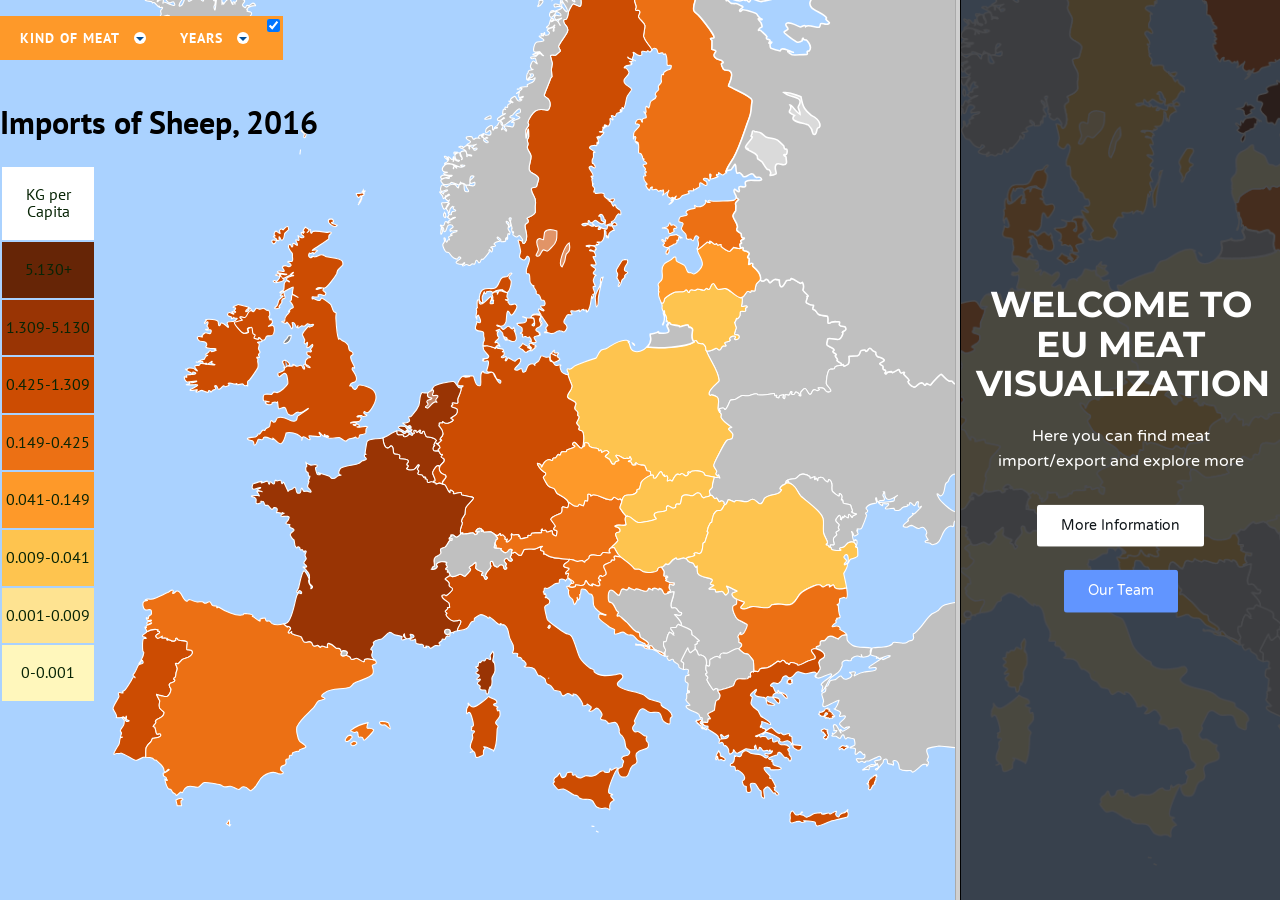
<file: code/index.html>
<!DOCTYPE html>
<html>
	<script>var country;</script>

<frameset id="set" cols="75%,25%">
  <frame src="sheep.html" name="leftframe">
  <frame src="welcome/index.html" name="rightframe">
</frameset>
</html>
</file>
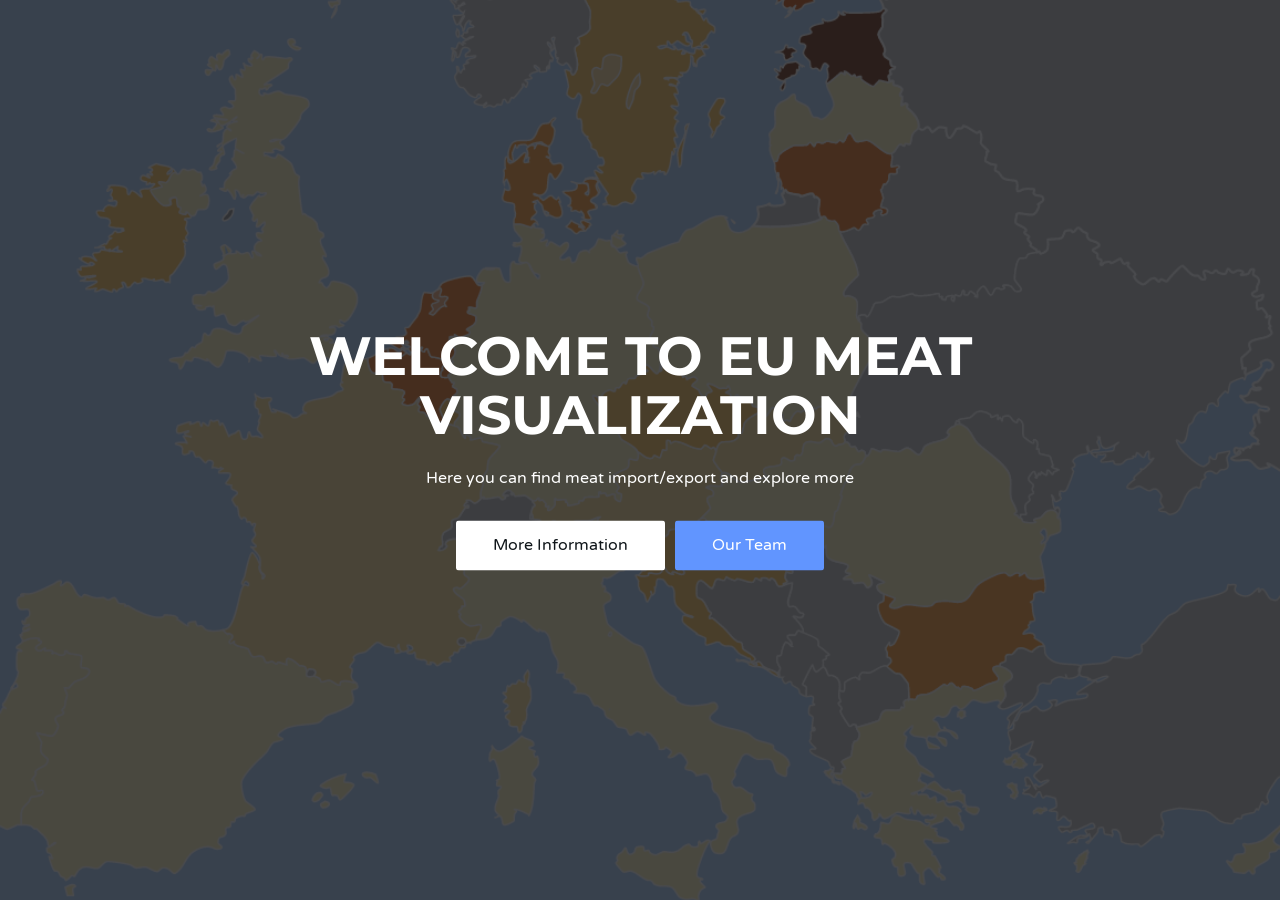
<file: code/welcome/index.html>
<!DOCTYPE html>
<html lang="en">

<head>
	<meta charset="utf-8">
	<meta http-equiv="X-UA-Compatible" content="IE=edge">
	<meta name="viewport" content="width=device-width, initial-scale=1">
	<!-- The above 3 meta tags *must* come first in the head; any other head content must come *after* these tags -->

	<title>HTML Template</title>

	<!-- Google font -->
	<link href="https://fonts.googleapis.com/css?family=Montserrat:400,700%7CVarela+Round" rel="stylesheet">

	<!-- Bootstrap -->
	<link type="text/css" rel="stylesheet" href="css/bootstrap.min.css" />

	<!-- Owl Carousel -->
	<link type="text/css" rel="stylesheet" href="css/owl.carousel.css" />
	<link type="text/css" rel="stylesheet" href="css/owl.theme.default.css" />

	<!-- Magnific Popup -->
	<link type="text/css" rel="stylesheet" href="css/magnific-popup.css" />

	<!-- Font Awesome Icon -->
	<link rel="stylesheet" href="css/font-awesome.min.css">

	<!-- Custom stlylesheet -->
	<link type="text/css" rel="stylesheet" href="css/style.css" />

	<!-- HTML5 shim and Respond.js for IE8 support of HTML5 elements and media queries -->
	<!-- WARNING: Respond.js doesn't work if you view the page via file:// -->
	<!--[if lt IE 9]>
		<script src="https://oss.maxcdn.com/html5shiv/3.7.3/html5shiv.min.js"></script>
		<script src="https://oss.maxcdn.com/respond/1.4.2/respond.min.js"></script>
	<![endif]-->
</head>

<body>
	<!-- Header -->
	<header id="home">
		<!-- Background Image -->
		<div class="bg-img" style="background-image: url('./img/mapimap.png');">
			<div class="overlay"></div>
		</div>
		<!-- /Background Image -->



		<!-- home wrapper -->
		<div class="home-wrapper">
			<div class="container">
				<div class="row">

					<!-- home content -->
					<div class="col-md-10 col-md-offset-1">
						<div class="home-content">
							<h1 class="white-text">Welcome to EU Meat Visualization</h1>
							<p class="white-text">Here you can find meat import/export and explore more
							</p>
							<a href="info.html" target="_blank"><button class="white-btn">More Information</button></a>
							<a href="team.html" target="_blank"><button class="main-btn">Our Team</button></a>
						</div>
					</div>
					<!-- /home content -->

				</div>
			</div>
		</div>
		<!-- /home wrapper -->

	</header>
	<!-- /Header -->





	<!-- Back to top -->
	<div id="back-to-top"></div>
	<!-- /Back to top -->

	<!-- Preloader -->
	<div id="preloader">
		<div class="preloader">
			<span></span>
			<span></span>
			<span></span>
			<span></span>
		</div>
	</div>
	<!-- /Preloader -->

	<!-- jQuery Plugins -->
	<script type="text/javascript" src="js/jquery.min.js"></script>
	<script type="text/javascript" src="js/bootstrap.min.js"></script>
	<script type="text/javascript" src="js/owl.carousel.min.js"></script>
	<script type="text/javascript" src="js/jquery.magnific-popup.js"></script>
	<script type="text/javascript" src="js/main.js"></script>

</body>

</html>
</file>
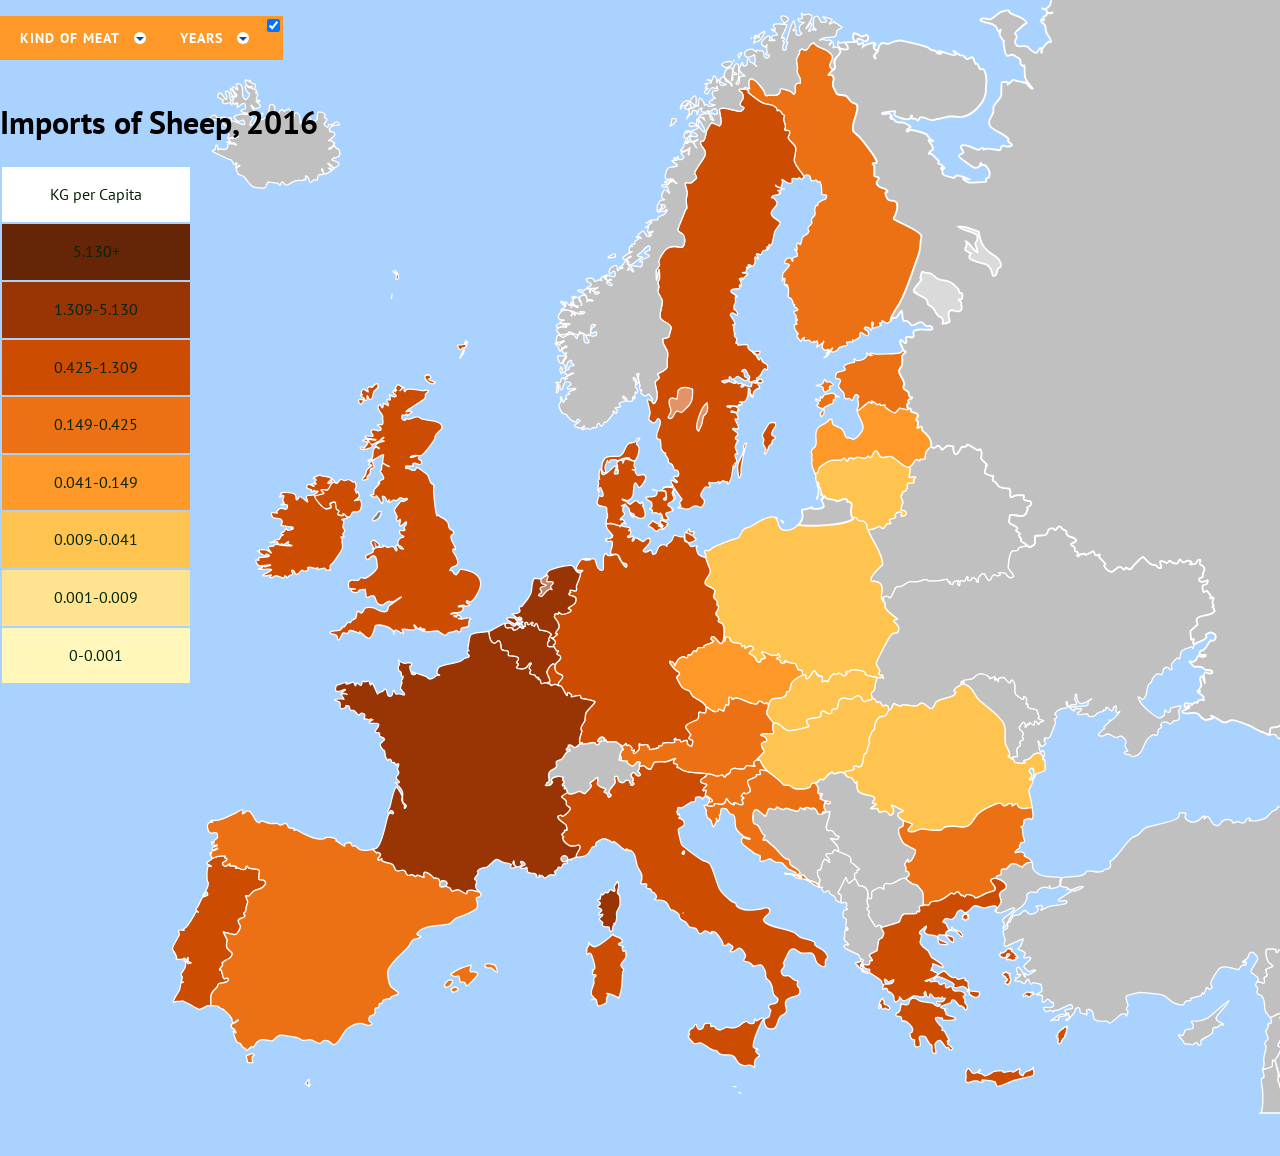
<file: code/sheep.html>
<!DOCTYPE html>
<html>
	<head>
        <title>Meat EU</title>
		<link rel="shortcut icon" href="Logos/pieceOfMeat.jpg">
		<meta name="keywords" content="EU, d3, meat" />
		<meta name="description" content="Meat Import in Europe">
		<meta http-equiv='Content-Type' content='text/html; charset=utf-8' />
		<meta http-equiv='X-UA-Compatible' content='IE=edge,chrome=1' />
		<meta name="viewport" content="width=device-width, initial-scale=1.0">
		<!-- Stilovi -->
		<link rel='stylesheet' type='text/css' href='Styles/style.css' />
		<link rel='stylesheet' type='text/css' href='Styles/ALDE.css' />
		<link rel='stylesheet' type='text/css' href='Styles/preloader.css'/>
		<!-- Skripte -->
		<script type='text/javascript' src='Scripts/jquery-1.9.1.min.js'></script>
		<script type='text/javascript' src='Scripts/menu_jquery.js'></script>
		<script type='text/javascript' src="Scripts/d3.v3.min.js"></script>

	</head>
	<body class="royal_loader">
		<div id ="legend">
			<h1 id="Element displayed">Imports of Sheep, 2016</h1>
			<table border="0" cellspacing="2"  cellpadding="3">
				<tr><td bgcolor="White" align="center"><p>KG per Capita</p></td></tr>
				<tr><td bgcolor="#662506" align="center"><p>5.130+</p></td></tr>
				<tr><td bgcolor="#993404" align="center"><p>1.309-5.130</p></td></tr>
				<tr><td bgcolor="#cc4c02" align="center"><p>0.425-1.309</p></td></tr>
				<tr><td bgcolor="#ec7014" align="center"><p>0.149-0.425</p></td></tr>
				<tr><td bgcolor="#fe9929" align="center"><p>0.041-0.149</p></td></tr>
				<tr><td bgcolor="#fec44f" align="center"><p>0.009-0.041</p></td></tr>
				<tr><td bgcolor="#fee391" align="center"><p>0.001-0.009</p></td></tr>
				<tr><td bgcolor="#fff7bc" align="center"><p>0-0.001</p></td></tr>
				</table>
		</div>
		<div id='cssmenu'>
		<ul>
			<li class='has-sub'><a href='#'><span>Kind of Meat</span></a>
			 <ul>
				<li ><a name="Meat" onclick=myFunction2(this.name)><span>Meat</span></a></li>
				<li ><a name="Beef" onclick="myFunction2(this.name)"><span>Beef</span></a></li>
				<li ><a name="Pork" onclick="myFunction2(this.name)"><span>Pork</span></a></li>
				<li ><a name="Rabbit"  onclick="myFunction2(this.name)"><span>Rabbit</span></a></li>
				<li ><a name="Chicken"  onclick="myFunction2(this.name)"><span>Chicken</span></a></li>
				<li ><a name="Duck"  onclick="myFunction2(this.name)"><span>Duck</span></a></li>
				<li ><a name="Turkey"  onclick="myFunction2(this.name)"><span>Turkey</span></a></li>
				<li ><a name="Other Poultry"  onclick="myFunction2(this.name)"><span>Other Poultry</span></a></li>
				<li ><a name="Sheep"  onclick="myFunction2(this.name)"><span>Sheep</span></a></li>
				<li ><a name="Nes"  onclick="myFunction2(this.name)"><span>Nes</span></a></li>
				<li ><a name="Horse"  onclick="myFunction2(this.name)"><span>Horse</span></a></li>
				<li ><a name="Game"  onclick="myFunction2(this.name)"><span>Game</span></a></li>
				<li ><a name="Goat"  onclick="myFunction2(this.name)"><span>Goat</span></a></li>
			</li>
			 </ul>
			</li>
			<li class='has-sub'><a href='#'><span>Years</span></a>
			<ul>
				<li ><a name="2012"  value="INSERT VALUE" onclick="myFunction(this.name)" ><span>2012</span></a></li>
				<li ><a name="2013"  value="INSERT VALUE" onclick="myFunction(this.name)"><span>2013</span></a></li>
				<li ><a name="2014"  value="INSERT VALUE" onclick="myFunction(this.name)"><span>2014</span></a></li>
				<li ><a name="2015"  value="INSERT VALUE" onclick="myFunction(this.name)"><span>2015</span></a></li>
				<li class="active"><a name="2016"  value="INSERT VALUE" onclick="myFunction(this.name)"><span>2016</span></a></li>
		 </ul>
		 </li>
		 <link href="https://gitcdn.github.io/bootstrap-toggle/2.2.2/css/bootstrap-toggle.min.css" rel="stylesheet">
		 <script src="https://gitcdn.github.io/bootstrap-toggle/2.2.2/js/bootstrap-toggle.min.js"></script>
		 <input type="checkbox" onchange="myFunction3(this)" checked data-toggle="toggle"
		 	data-on="IMPORT ->" data-off="<- EXPORT" data-style="ios"
			data-onstyle="default" data-height="45" data-width="120"
			toggle-handle="default">
		</ul>
		</div>
		<!-- SVG -->
		<div id="map">
			<!-- <svg>objekt</svg> -->
		</div>
		<div id="tooltip" class="hidden">
			<p><strong>Country: <span id="country_id"></span></strong></p>
			<p>Kg per Capita: <span id="value"></span></p>
		</div>
    </body>
	<!-- Preloader  -->
	<script>
	$(".has-sub").on('click', 'li', function(e) {
    $(this).parent().find('li.active').removeClass('active');
    $(this).addClass('active');
	});

function myFunction(name) {
  changeYear(name);
	var element = document.getElementById("Element displayed");
	element.innerHTML = impExp.substring(0,6)+"s of "+animal+" in "+year;
	if (country != null){
		window.open("Sankey-Diagram/sankeySpain.html?country=" + encodeURI(country)+"&year=" + encodeURI(year)+"&impExp=" + encodeURI(impExp),'rightframe');
	}
}
function myFunction2(name) {
  changeMeat(name);
	var element = document.getElementById("Element displayed");
	element.innerHTML = impExp.substring(0,6)+"s of "+name+" in "+year;
}

function myFunction3(toggle) {
	if (toggle.checked) {
		var import_export = "Import Quantity";
	}
	else {var import_export = "Export Quantity";}
  changeImport_Export(import_export);
	var element = document.getElementById("Element displayed");
	element.innerHTML = impExp.substring(0,6)+"s of "+animal+" in "+year;
	if (country != null){
		window.open("Sankey-Diagram/sankeySpain.html?country=" + encodeURI(country)+"&year=" + encodeURI(year)+"&impExp=" + encodeURI(impExp),'rightframe');
	}
}

</script>
	<script type="text/javascript" src="Scripts/royal_preloader.min.js"></script>
	<!-- 'Main' script  -->
	<script type='text/javascript' src="Scripts/main.js"></script>
	<!-- Meat values script -->
	<script type='text/javascript' src="Scripts/sheep2016FormerALDE.js"></script>
</html>
</file>
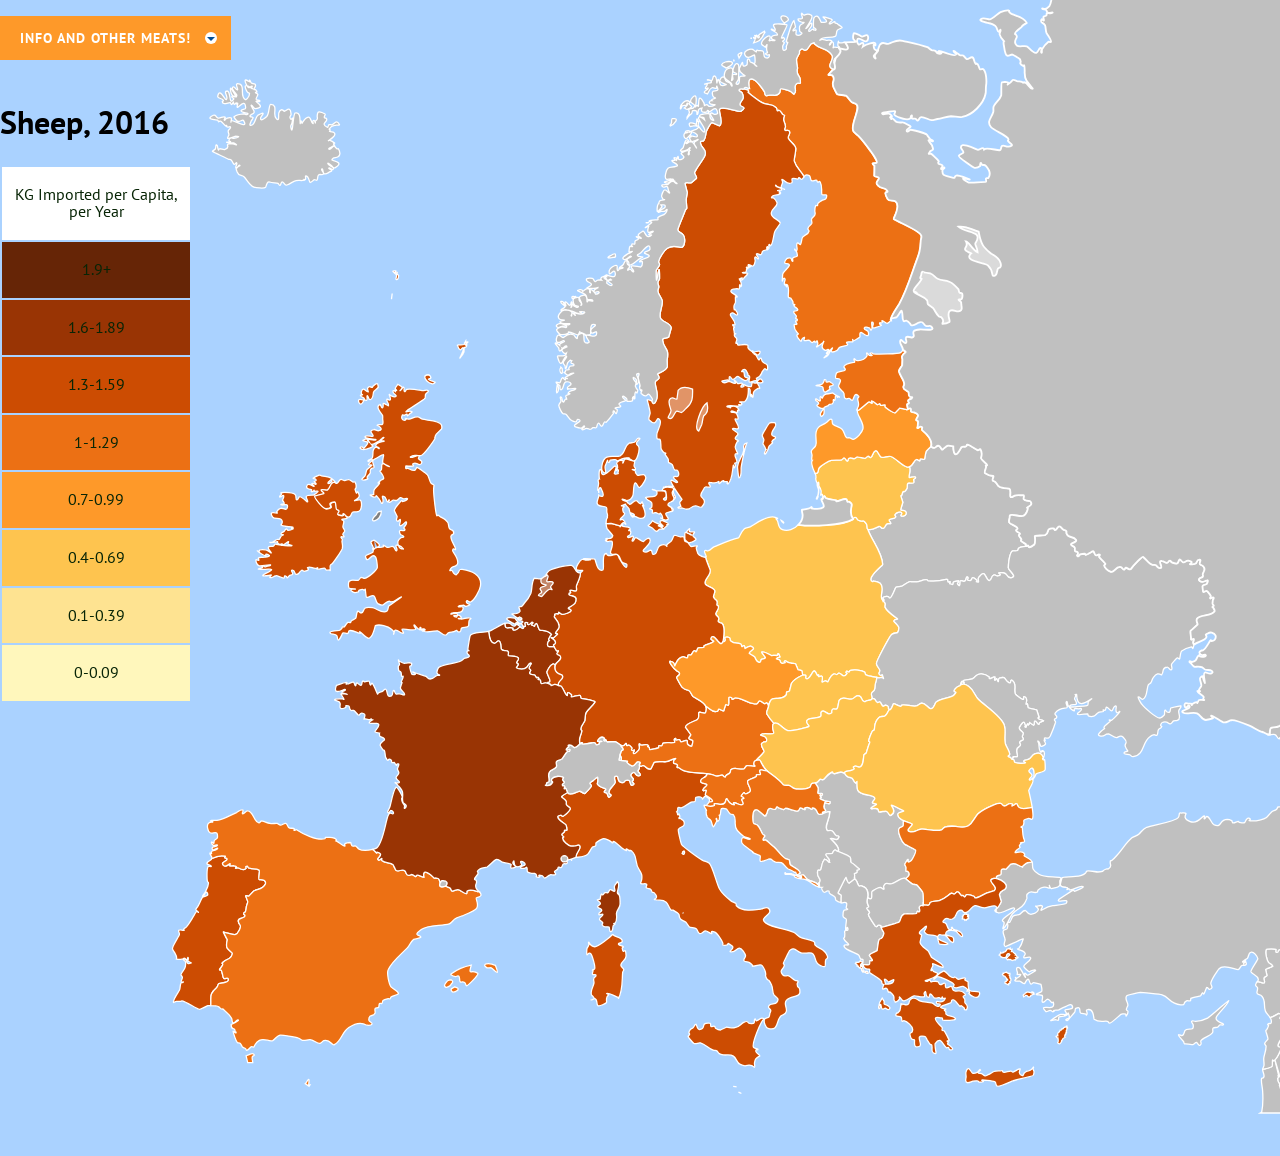
<file: code/sheep2016FormerALDE.html>
<!DOCTYPE html>
<html>
	<head>
        <title>Meat EU</title>
		<link rel="shortcut icon" href="Logos/pieceOfMeat.jpg">
		<meta name="author" content="Alen Egredžija">
		<meta name="keywords" content="EU, d3, Vizualizacija" />
		<meta name="description" content="Meat Import in Europe">
		<meta http-equiv='Content-Type' content='text/html; charset=utf-8' />
		<meta http-equiv='X-UA-Compatible' content='IE=edge,chrome=1' />
		<meta name="viewport" content="width=device-width, initial-scale=1.0">
		<!-- Stilovi -->
		<link rel='stylesheet' type='text/css' href='Styles/style.css' />
		<link rel='stylesheet' type='text/css' href='Styles/ALDE.css' />
		<link rel='stylesheet' type='text/css' href='Styles/preloader.css'/>
		<!-- Skripte -->
		<script type='text/javascript' src='Scripts/jquery-1.9.1.min.js'></script>
		<script type='text/javascript' src='Scripts/menu_jquery.js'></script>
		<script type='text/javascript' src="Scripts/d3.v3.min.js"></script>
	</head>
	<body class="royal_loader">
		<div id ="legend">
			<h1> Sheep, 2016</h1>
			<table border="0" cellspacing="2"  cellpadding="3">
				<tr><td bgcolor="White" align="center"><p>KG Imported per Capita, per Year</p></td></tr>
				<tr><td bgcolor="#662506" align="center"><p>1.9+</p></td></tr>
				<tr><td bgcolor="#993404" align="center"><p>1.6-1.89</p></td></tr>
				<tr><td bgcolor="#cc4c02" align="center"><p>1.3-1.59</p></td></tr>
				<tr><td bgcolor="#ec7014" align="center"><p>1-1.29</p></td></tr>
				<tr><td bgcolor="#fe9929" align="center"><p>0.7-0.99</p></td></tr>
				<tr><td bgcolor="#fec44f" align="center"><p>0.4-0.69</p></td></tr>
				<tr><td bgcolor="#fee391" align="center"><p>0.1-0.39</p></td></tr>
				<tr><td bgcolor="#fff7bc" align="center"><p>0-0.09</p></td></tr>
				</table>
		</div>
		<div id='cssmenu'>
		<ul>
		   <li class='has-sub'><a href='#'><span>Info and other Meats!</span></a>
			  <ul>
				 <li><a href='Sankey-Diagram/sankySpain.html'><span>Meat export of Spain 2017</span></a></li>
				 <li class='has-sub active'><a href='#'><span>Kind of Meat</span></a>
					<ul>
					   <li><a href='EPP'><span>TO BE DISPLAYED</span></a></li>
					   <li><a href='turkey2016FormerSD.html'><span>Turkey 2016 Import (SD or something)</span></a></li>
					   <li class="active"><a href='sheep2016FormerALDE.html'><span>Sheep 2016 Import (ALDE)</span></a></li>
					</ul>
				 <li><a href='zajedno'><span>TO BE DISPLAYED</span></a></li>
				 </li>
			  </ul>
		   </li>
		</ul>
		</div>
		<!-- SVG -->
		<div id="map">
			<!-- <svg>objekt</svg> -->
		</div>
		<div id="tooltip" class="hidden">
			<p><strong>Country: <span id="country"></span></strong></p>
			<p>Kg per Capita: <span id="value"></span></p>
		</div>
    </body>
	<!-- Preloader  -->
	<script type="text/javascript" src="Scripts/royal_preloader.min.js"></script>
	<!-- 'Main' skripta  -->
	<script type='text/javascript' src="Scripts/main.js"></script>
	<!-- Zasebna skripta za EPP -->
	<script type='text/javascript' src="Scripts/sheep2016FormerALDE.js"></script>
</html>
</file>
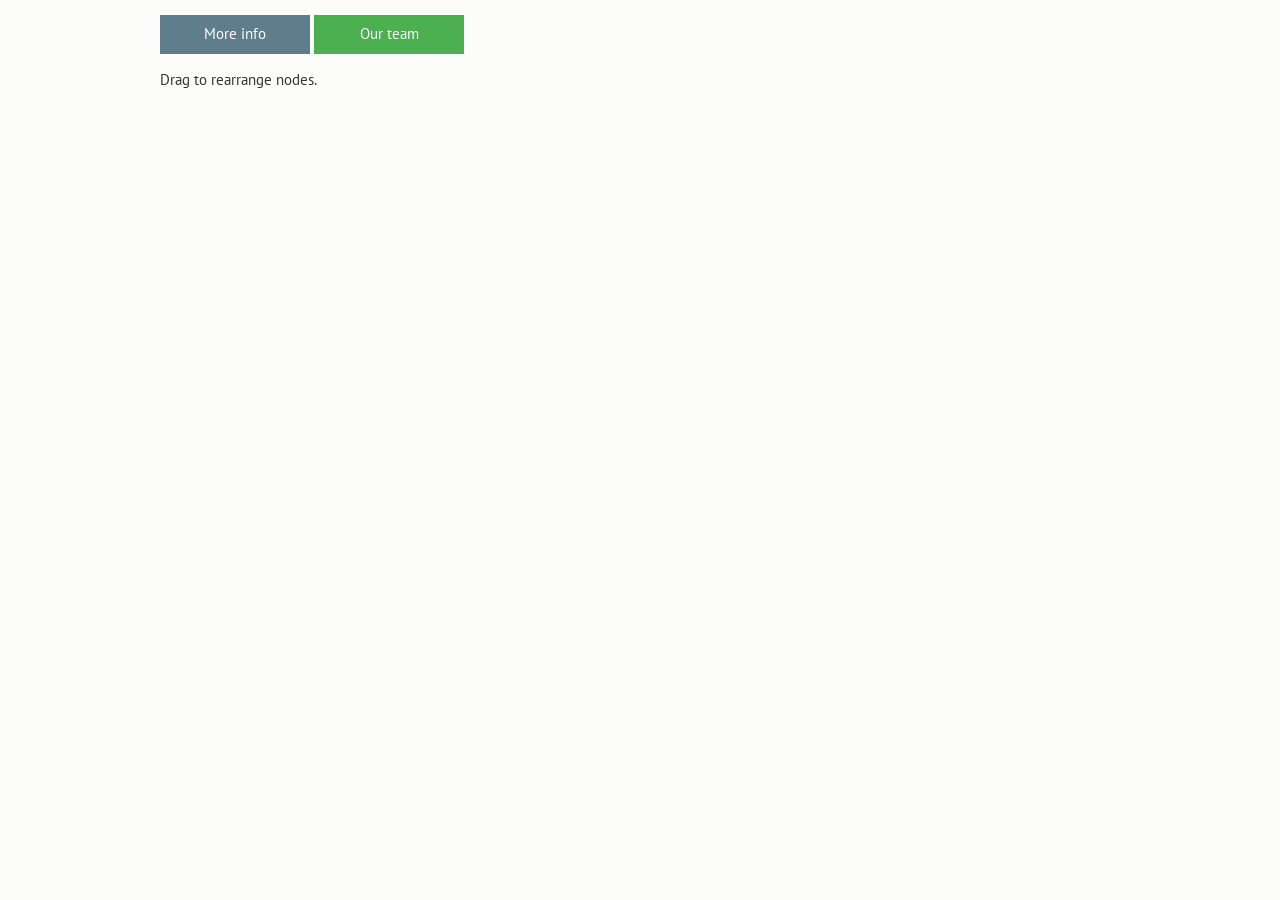
<file: code/Sankey-Diagram/sankeySpain.html>
<!DOCTYPE html>
<html class="ocks-org do-not-copy">
<head>
  <meta http-equiv="Content-Type" content="text/html;charset=utf-8;width=device-width, initial-scale=1"/>
  <title>Meat EU</title>
  <link rel="stylesheet" type="text/css" href="style.css" />

<link rel="stylesheet" href="https://www.w3schools.com/w3css/4/w3.css">
<style>
	.w3-button {width:150px;}
  #chart {
    height: 80%;
  }

  .node rect {
    cursor: move;
    fill-opacity: .9;
    shape-rendering: crispEdges;
  }

  .node text {
    pointer-events: none;
    text-shadow: 0 1px 0 #fff;
  }

  .link {
    fill: none;
    stroke: #000;
    stroke-opacity: .2;
  }

  .link:hover {
    stroke-opacity: .5;
  }

  </style>

	</head>
<body>
		<!-- Background Image -->
		
		</div>
		<!-- /Background Image -->

	<p><a href="../welcome/info.html" target="_blank"> <button class="w3-button w3-blue-gray">More info</button></a>
	<a href="../welcome/team.html" target="_blank"> <button class="w3-button w3-green">Our team</button></a>
	</p>
<h1 id="sankey title" ></h1>

<p>Drag to rearrange nodes.</p>
<p id="chart"></p>



<script src="d3.js" charset="utf-8"></script>
<script src="sankey.js"></script>
<script>
var urlParams = new URLSearchParams(window.location.search);
var country = urlParams.get('country');
var year = urlParams.get('year');
var impExp = urlParams.get('impExp');

var element = document.getElementById("sankey title");
element.innerHTML = impExp.substring(0,6)+"s of "+country+" "+year;


var margin = {top: 1, right: 1, bottom: 6, left: 1},
    width = window.innerWidth*0.9,
    height = window.innerHeight*0.7;

var formatNumber = d3.format(",.2f"),
    format = function(d) { return formatNumber(d) + " kg per capita"; },
    color = d3.scale.category20();

var svg = d3.select("#chart").append("svg")
    .attr("width", window.innerWidth)
    .attr("height", window.innerHeight)


var sankey = d3.sankey()
    .nodeWidth(15)
    .nodePadding(10)
    .size([width, height]);

var path = sankey.link();

d3.json("data.json", function(energy) {

  sankey
      .nodes(energy[impExp][year][country].nodes)
      .links(energy[impExp][year][country].links)
      .layout(32);

  var link = svg.append("g").selectAll(".link")
      .data(energy[impExp][year][country].links)
    .enter().append("path")
      .attr("class", "link")
      .attr("d", path)
      .style("stroke-width", function(d) { return Math.max(1, d.dy); })
      .sort(function(a, b) { return b.dy - a.dy; });

  link.append("title")
      .text(function(d) { return d.source.name + " → " + d.target.name + "\n" + format(d.value); });

  var node = svg.append("g").selectAll(".node")
      .data(energy[impExp][year][country].nodes)
    .enter().append("g")
      .attr("class", "node")
      .attr("transform", function(d) { return "translate(" + d.x + "," + d.y + ")"; })
    .call(d3.behavior.drag()
      .origin(function(d) { return d; })
      .on("dragstart", function() { this.parentNode.appendChild(this); })
      .on("drag", dragmove));

  node.append("rect")
      .attr("height", function(d) { return d.dy; })
      .attr("width", sankey.nodeWidth())
      .style("fill", function(d) { return d.color = color(d.name.replace(/ .*/, "")); })
      .style("stroke", function(d) { return d3.rgb(d.color).darker(2); })
    .append("title")
      .text(function(d) { return d.name + "\n" + format(d.value); });

  node.append("text")
      .attr("x", -6)
      .attr("y", function(d) { return d.dy / 2; })
      .attr("dy", ".35em")
      .attr("text-anchor", "end")
      .attr("transform", null)
      .text(function(d) {return d.name; })
  	.style('font-size', function(d) {return parseInt(10+d.dy/18,10); })
    .filter(function(d) { return d.x < width / 2; })
      .attr("x", 6 + sankey.nodeWidth())
      .attr("text-anchor", "start");

  function dragmove(d) {
    d3.select(this).attr("transform", "translate(" + d.x + "," + (d.y = Math.max(0, Math.min(height - d.dy, d3.event.y))) + ")");
    sankey.relayout();
    link.attr("d", path);
  }
});

</script>


	</body>
</html>
</file>
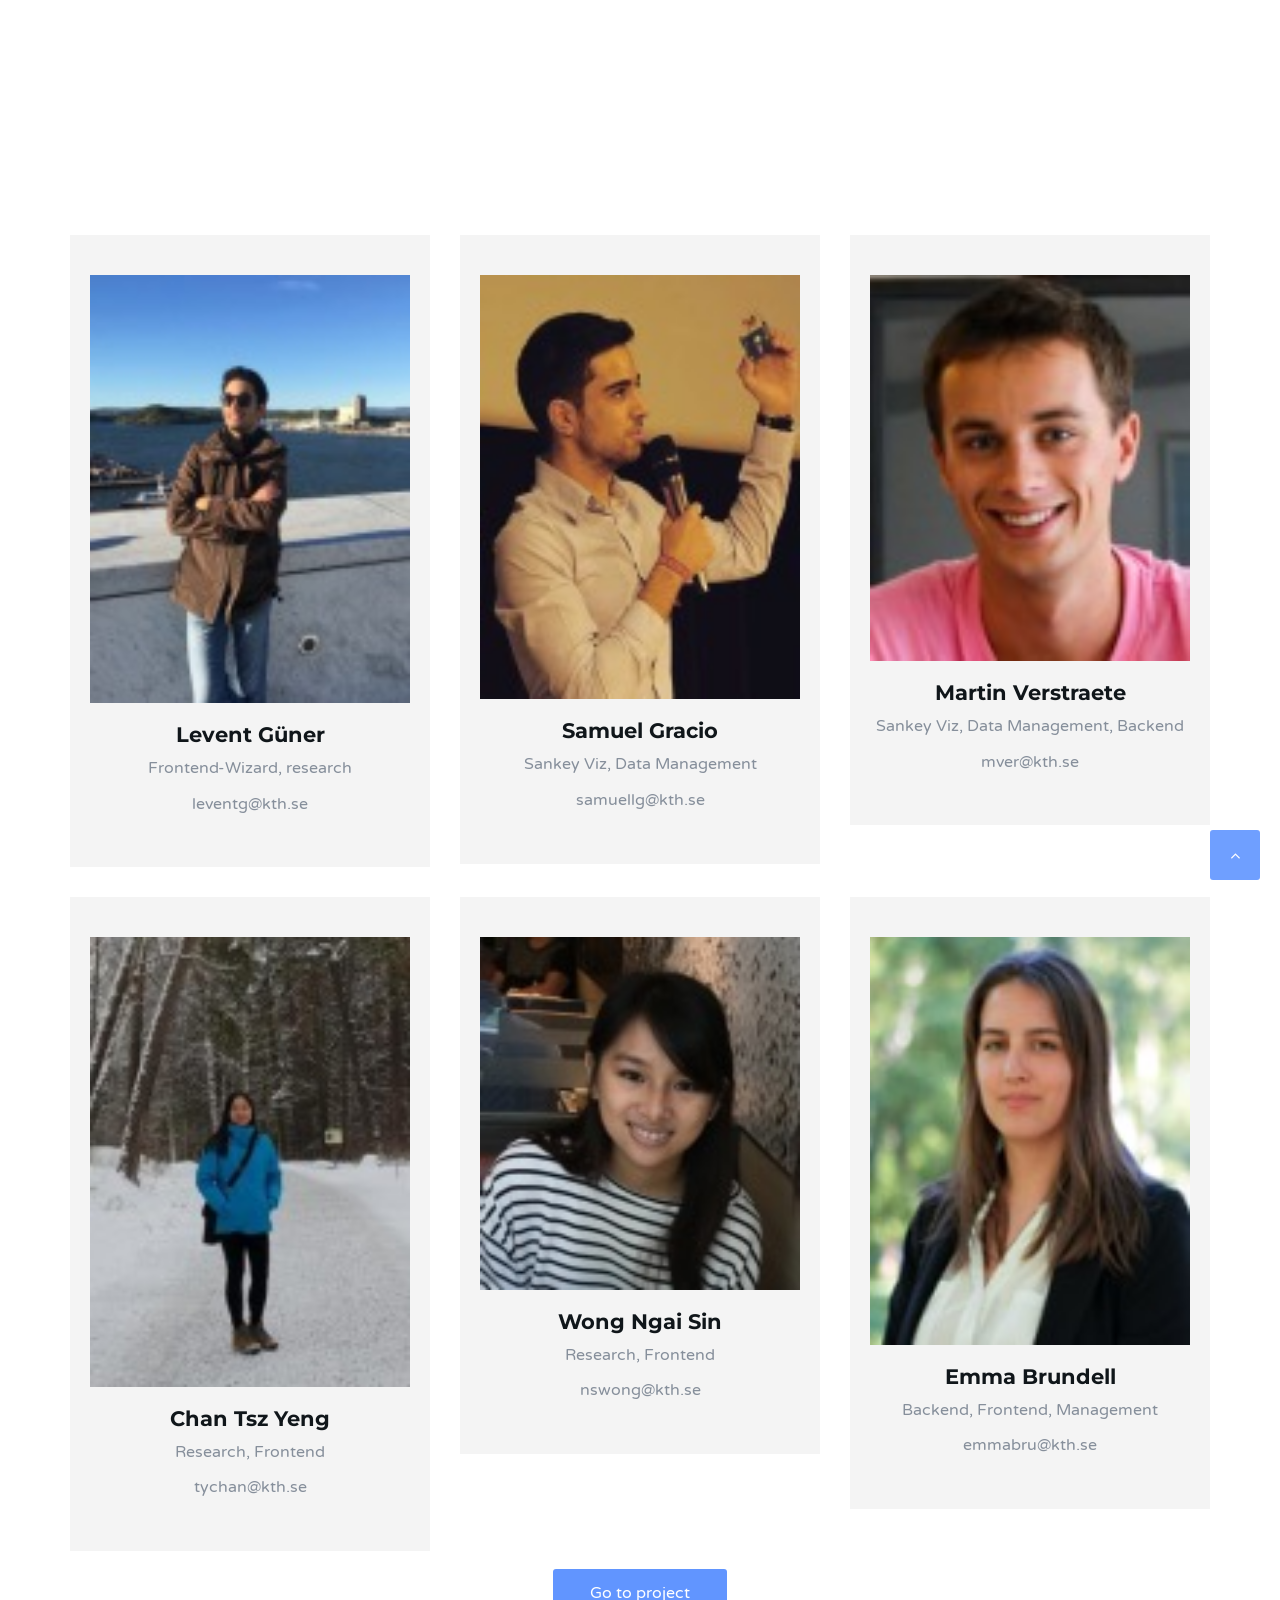
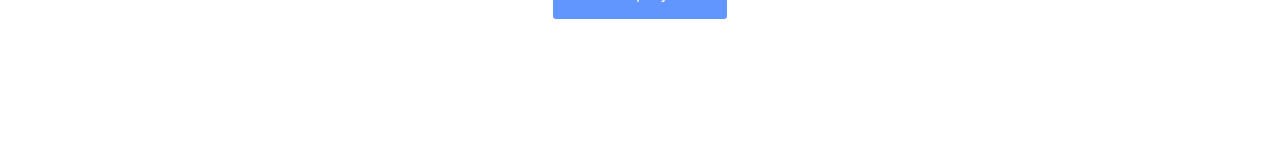
<file: code/welcome/team.html>
<!DOCTYPE html>
<html lang="en">

<head>
	<meta charset="utf-8">
	<meta http-equiv="X-UA-Compatible" content="IE=edge">
	<meta name="viewport" content="width=device-width, initial-scale=1">
	<!-- The above 3 meta tags *must* come first in the head; any other head content must come *after* these tags -->

	<title>HTML Template</title>

	<!-- Google font -->
	<link href="https://fonts.googleapis.com/css?family=Montserrat:400,700%7CVarela+Round" rel="stylesheet">

	<!-- Bootstrap -->
	<link type="text/css" rel="stylesheet" href="css/bootstrap.min.css" />

	<!-- Owl Carousel -->
	<link type="text/css" rel="stylesheet" href="css/owl.carousel.css" />
	<link type="text/css" rel="stylesheet" href="css/owl.theme.default.css" />

	<!-- Magnific Popup -->
	<link type="text/css" rel="stylesheet" href="css/magnific-popup.css" />

	<!-- Font Awesome Icon -->
	<link rel="stylesheet" href="css/font-awesome.min.css">

	<!-- Custom stlylesheet -->
	<link type="text/css" rel="stylesheet" href="css/style.css" />

	<!-- HTML5 shim and Respond.js for IE8 support of HTML5 elements and media queries -->
	<!-- WARNING: Respond.js doesn't work if you view the page via file:// -->
	<!--[if lt IE 9]>
		<script src="https://oss.maxcdn.com/html5shiv/3.7.3/html5shiv.min.js"></script>
		<script src="https://oss.maxcdn.com/respond/1.4.2/respond.min.js"></script>
	<![endif]-->
	<style>
img {
	height: 100%;
	width: auto;

}
</style>
</head>

<body>

		<!-- Team -->

	<div id="team" class="section md-padding">

		<!-- Container -->
		<div class="container">

			<!-- Row -->
			<div class="row">

				<!-- Section header -->
				<div class="section-header text-center">
					<h2 class="white-text"> Our Team</h2>
				</div>
				<!-- /Section header -->

				<!-- team -->

				<div class="col-sm-4">
					<div class="team">
						<div class="team-img">
							<img src="./img/team1.jpg" alt="" width="90%" height="94%">
							<div class="overlay">
							</div>
					  </div>
						<div class="team-content">
							<h3>Levent Güner</h3>
							<p>Frontend-Wizard, research</p>
							<p>leventg@kth.se</p>
						</div>
					</div>
				</div>
				<!-- /team -->

				<!-- team -->
				<div class="col-sm-4">
					<div class="team">
						<div class="team-img">
							<img src="./img/team2.jpg" alt="" width="84%" height="93%">
							<div class="overlay">

						  </div>
						</div>
						<div class="team-content">
							<h3>Samuel Gracio</h3>
							<p>Sankey Viz, Data Management</p>
							<p>samuellg@kth.se</p>
						</div>
					</div>
				</div>
				<!-- /team -->

				<!-- team -->
				<div class="col-sm-4">
					<div class="team">
						<div class="team-img">
							<img src="./img/team3.jpg" alt="">
							<div class="overlay">

							</div>
						</div>
						<div class="team-content">
							<h3>Martin Verstraete</h3>
							<p>Sankey Viz, Data Management, Backend</p>
							<p>mver@kth.se</p>
						</div>
					</div>
				</div>

				<!-- /team -->
				</div><div class="row">

								<!-- team -->

			  <div class="col-sm-4">
					<div class="team">
						<div class="team-img">
							<img src="./img/team4.jpg" alt="">
							<div class="overlay">

							</div>
						</div>
						<div class="team-content">
							<h3>Chan Tsz Yeng</h3>
							<p>Research, Frontend</p>
							<p>tychan@kth.se</p>
						</div>
					</div>
				</div>
				<!-- /team -->


								<!-- team -->
				<div class="col-sm-4">
					<div class="team">
						<div class="team-img">
							<img src="./img/team5.jpg" alt="">
							<div class="overlay">

							</div>
						</div>
						<div class="team-content">
							<h3>Wong Ngai Sin</h3>
							<p>Research, Frontend</p>
							<p>nswong@kth.se</p>
						</div>
					</div>
				</div>
				<!-- /team -->
								<!-- team -->
				<div class="col-sm-4">
					<div class="team">
						<div class="team-img">
							<img src="./img/team6.jpg" alt="">
							<div class="overlay">

						  </div>
						</div>
						<div class="team-content">
							<h3>Emma Brundell</h3>
							<p>Backend, Frontend, Management</p>
							<p>emmabru@kth.se</p>
						</div>
					</div>
				</div>

				<!-- /team -->

			</div>
			<!-- /Row -->
			<center><a href="../index.html"><button class="main-btn">Go to project</button></a></center>
		</div>
		<!-- /Container -->

	</div>
	<!-- /Team -->





	<!-- Back to top -->
	<div id="back-to-top"></div>
	<!-- /Back to top -->

	<!-- Preloader -->
	<div id="preloader">
		<div class="preloader">
			<span></span>
			<span></span>
			<span></span>
			<span></span>
		</div>
	</div>
	<!-- /Preloader -->

	<!-- jQuery Plugins -->
	<script type="text/javascript" src="js/jquery.min.js"></script>
	<script type="text/javascript" src="js/bootstrap.min.js"></script>
	<script type="text/javascript" src="js/owl.carousel.min.js"></script>
	<script type="text/javascript" src="js/jquery.magnific-popup.js"></script>
	<script type="text/javascript" src="js/main.js"></script>

</body>

</html>
</file>
<file: code/welcome/css/style.css>
/*
Theme Name:
Author: yaminncco

Colors:
	Body 		  : #868F9B
	Headers 	: #10161A
	Primary 	: #6195FF
	Dark      : #FCFCFF
	Grey 		  : #F4F4F4 #FAFAFA #EEE

Fonts: Montserrat Varela Round

Table OF Contents
------------------------------------
1 > General
2 > Logo
3 > Navigation
4 > Header
5 > About
6 > Portfolio
7 > Services
8 >  Why choose us
9 >  Numbers
10 > Pricing
11 > Testimonial
12 > Team
13 > Blog
14 > Blog post
15 > Blog sidebar
16 > Contact
17 > Footer
18 > Responsive
19 > Owl theme
20 > Back to top
21 > Preloader

------------------------------------*/

/*------------------------------------*\
	General
\*------------------------------------*/


/* -- typography -- */

body {
    font-family: 'Varela Round', sans-serif;
    font-size: 16px;
    line-height: 1.6;
    overflow-x: hidden;
    color: #868F9B;
}

h1, h2, h3, h4, h5, h6 {
    font-family: 'Montserrat', sans-serif;
    font-weight: 700;
    margin-top: 0px;
    margin-bottom: 20px;
    color: #10161A;
}

h1 {
    font-size: 54px;
}

h2 {
    font-size: 36px;
}

h3 {
    font-size: 21px;
}

h4 {
    font-size: 18px;
}

h5 {
    font-size: 16px;
}

a {
    color: #6195FF;
    text-decoration: none;
    -webkit-transition: 0.2s opacity;
    transition: 0.2s opacity;
}

a:hover, a:focus {
    text-decoration: none;
    outline: none;
    opacity: 0.8;
    color: #6195FF;
}

.main-color {
    color: #6195FF;
}

.white-text {
    color: #FFF;
}

::-moz-selection {
    background-color: #6195FF;
    color: #FFF;
}

::selection {
    background-color: #6195FF;
    color: #FFF;
}

ul, ol {
    margin: 0;
    padding: 0;
    list-style: none
}

/* -- section  -- */

.section {
    position: relative;
}

.md-padding {
    padding-top: 120px;
    padding-bottom: 120px;
}

.sm-padding {
    padding-top: 60px;
    padding-bottom: 60px;
}


/* --  background section  -- */

.bg-grey {
    background-color: #FAFAFA;
    border-top: 1px solid #EEE;
    border-bottom: 1px solid #EEE;
}

.bg-dark {
    background-color: #1C1D21;
}


/* --  background image section  -- */

.bg-img {
    position: absolute;
    left: 0;
    top: 0;
    right: 0;
    bottom: 0;
    z-index: -1;
    background-position: center;
    background-size: cover;
    background-attachment: fixed;
}

.bg-img .overlay {
    position: absolute;
    left: 0;
    top: 0;
    right: 0;
    bottom: 0;
    opacity: .8;
    background: #1C1D21;
}


/* --  section header  -- */

.section-header {
    position: relative;
    margin-bottom: 60px;
}

.section-header .title {
    text-transform: capitalize;
}

.title:after {
    content:"";
  	display:block;
  	height:4px;
  	width:40px;
  	background-color: #6195FF;
    margin-top: 20px;
}

.text-center .title:after {
    margin: 20px auto 0px;
}

/* --  Input  -- */

input[type="text"], input[type="email"], input[type="password"], input[type="number"], input[type="date"], input[type="url"], input[type="tel"], textarea {
    height: 40px;
    width: 100%;
    border: none;
	  background: #F4F4F4;
    border-bottom: 2px solid #EEE;
    color: #354052;
    padding: 0px 10px;
    opacity: 0.5;
    -webkit-transition: 0.2s border-color, 0.2s opacity;
    transition: 0.2s border-color, 0.2s opacity;
}

textarea {
    padding: 10px 10px;
    min-height: 80px;
    resize: vertical;
}

input[type="text"]:focus, input[type="email"]:focus, input[type="password"]:focus, input[type="number"]:focus, input[type="date"]:focus, input[type="url"]:focus, input[type="tel"]:focus, textarea:focus {
    border-color: #6195FF;
    opacity: 1;
}

/* --  Buttons  -- */

.main-btn, .white-btn, .outline-btn {
    display: inline-block;
    padding: 10px 35px;
    margin: 3px;
    border: 2px solid transparent;
    border-radius: 3px;
    -webkit-transition: 0.2s opacity;
    transition: 0.2s opacity;
}

.main-btn {
    background: #6195FF;
    color: #FFF;
}

.white-btn {
    background: #FFF;
    color: #10161A !important;
}

.outline-btn {
    background: transparent;
    color: #6195FF !important;
    border-color: #6195FF;
}

.main-btn:hover, .white-btn:hover, .outline-btn:hover {
    opacity: 0.8;
}


/*------------------------------------*\
	Logo
\*------------------------------------*/

.navbar-brand {
    padding: 0;
}

.navbar-brand .logo, .navbar-brand .logo-alt {
    max-height: 50px;
    display: block;
}

#nav:not(.nav-transparent):not(.fixed-nav) .navbar-brand .logo-alt {
	display: none;
}

#nav.nav-transparent:not(.fixed-nav) .navbar-brand .logo {
	display: none;
}

#nav.fixed-nav .navbar-brand .logo-alt {
    display: none;
}

@media only screen and (max-width: 767px) {
    #nav.nav-transparent .navbar-brand .logo-alt {
        display: none !important;
    }
    #nav.nav-transparent .navbar-brand .logo {
        display: block !important;
    }
}


/*------------------------------------*\
	Navigation
\*------------------------------------*/

#nav {
    padding: 10px 0px;
    background: #FFF;
    -webkit-transition: 0.2s padding;
    transition: 0.2s padding;
    z-index: 999;
}

#nav.navbar {
    border: none;
    border-radius: 0;
    margin-bottom: 0px;
}

#nav.fixed-nav {
    position: fixed;
    left: 0;
    right: 0;
    padding: 0px 0px;
    background-color: #FFF !important;
    border-bottom: 1px solid #EEE;
}

#nav.nav-transparent {
    background: transparent;
}


/* -- default nav -- */

@media only screen and (min-width: 768px) {
    .main-nav li {
        padding: 0px 15px;
    }
    .main-nav li a {
        font-size: 14px;
        -webkit-transition: 0.2s color;
        transition: 0.2s color;
    }
    .main-nav>li>a {
        color: #10161A;
        padding: 15px 0px;
    }
    #nav.nav-transparent:not(.fixed-nav) .main-nav>li>a {
        color: #fff;
    }
    .main-nav>li>a:hover, .main-nav>li>a:focus, .main-nav>li.active>a {
        background: transparent;
        color: #6195FF;
    }
    .main-nav>li>a:after {
        content: "";
        display: block;
        background-color: #6195FF;
        height: 2px;
        width: 0%;
        -webkit-transition: 0.2s width;
        transition: 0.2s width;
    }
    .main-nav>li>a:hover:after, .main-nav>li.active>a:after {
        width: 100%;
    }
    /* dropdown */
    .has-dropdown {
        position: relative;
    }
    .has-dropdown>a:before {
        font-family: 'FontAwesome';
        content: "\f054";
        font-size: 6px;
        margin-left: 6px;
        float: right;
        -webkit-transform: rotate(90deg);
        -ms-transform: rotate(90deg);
        transform: rotate(90deg);
        -webkit-transition: 0.2s transform;
        transition: 0.2s transform;
    }
    .dropdown {
        position: absolute;
        right: -50%;
        top: 0;
        background-color: #6195FF;
        width: 200px;
        -webkit-box-shadow: 0px 5px 5px -5px rgba(53, 64, 82, 0.2);
        box-shadow: 0px 5px 5px -5px rgba(53, 64, 82, 0.2);
        -webkit-transform: translateY(15px) translateX(50%);
        -ms-transform: translateY(15px) translateX(50%);
        transform: translateY(15px) translateX(50%);
        opacity: 0;
        visibility: hidden;
        -webkit-transition: 0.2s all;
        transition: 0.2s all;
    }
    .main-nav>.has-dropdown>.dropdown {
        top: 100%;
        right: 50%;
    }
    .main-nav>.has-dropdown>.dropdown .dropdown.dropdown-left {
        right: 150%;
    }
    .dropdown li a {
        display: block;
        color: #FFF;
        border-top: 1px solid rgba(250, 250, 250, 0.1);
        padding: 10px 0px;
    }
    .dropdown li:nth-child(1) a {
        border-top: none;
    }
    .has-dropdown:hover>.dropdown {
        opacity: 1;
        visibility: visible;
        -webkit-transform: translateY(0px) translateX(50%);
        -ms-transform: translateY(0px) translateX(50%);
        transform: translateY(0px) translateX(50%);
    }
    .has-dropdown:hover>a:before {
        -webkit-transform: rotate(0deg);
        -ms-transform: rotate(0deg);
        transform: rotate(0deg);
    }
    .nav-collapse {
        display: none;
    }
}


/* -- mobile nav -- */

@media only screen and (max-width: 767px) {
    #nav {
        padding: 0px 0px;
    }
    #nav.nav-transparent {
        background: #FFF;
    }
    .main-nav {
        position: fixed;
        right: 0;
        height: calc(100vh - 80px);
        -webkit-box-shadow: 0px 80px 0px 0px #1C1D21;
        box-shadow: 0px 80px 0px 0px #1C1D21;
        max-width: 250px;
        width: 0%;
        -webkit-transform: translateX(100%);
        -ms-transform: translateX(100%);
        transform: translateX(100%);
        margin: 0;
        overflow-y: auto;
        background: #1C1D21;
        -webkit-transition: 0.2s all;
        transition: 0.2s all;
    }
    #nav.open .main-nav {
        -webkit-transform: translateX(0%);
        -ms-transform: translateX(0%);
        transform: translateX(0%);
        width: 100%;
    }
    .main-nav li {
        border-top: 1px solid rgba(250, 250, 250, 0.1);
    }
    .main-nav li a {
        display: block;
        color: #FFF;
        -webkit-transition: 0.2s all;
        transition: 0.2s all;
    }
    .main-nav>li.active {
        border-left: 6px solid #6195FF;
    }
    .main-nav li a:hover, .main-nav li a:focus {
        background-color: #6195FF;
        color: #FFF;
        opacity: 1;
    }
    .has-dropdown>a:after {
        content: "\f054";
        font-family: 'FontAwesome';
        float: right;
        -webkit-transition: 0.2s -webkit-transform;
        transition: 0.2s -webkit-transform;
        transition: 0.2s transform;
        transition: 0.2s transform, 0.2s -webkit-transform;
    }
    .dropdown {
        opacity: 0;
        visibility: hidden;
        height: 0;
        background: rgba(250, 250, 250, 0.1);
    }
    .dropdown li a {
        padding: 6px 10px;
    }
    .has-dropdown.open-drop>a:after {
        -webkit-transform: rotate(90deg);
        -ms-transform: rotate(90deg);
        transform: rotate(90deg);
    }
    .has-dropdown.open-drop>.dropdown {
        opacity: 1;
        visibility: visible;
        height: auto;
        -webkit-transition: 0.2s all;
        transition: 0.2s all;
    }
}


/* -- nav btn collapse -- */

.nav-collapse {
    position: relative;
    float: right;
    width: 40px;
    height: 40px;
    margin-top: 5px;
    margin-right: 5px;
    cursor: pointer;
    z-index: 99999;
}

.nav-collapse span {
    display: block;
    -webkit-transform: translate(-50%, -50%);
    -ms-transform: translate(-50%, -50%);
    transform: translate(-50%, -50%);
    position: absolute;
    top: 50%;
    left: 50%;
    width: 25px;
}

.nav-collapse span:before, .nav-collapse span:after {
    content: "";
    display: block;
}

.nav-collapse span, .nav-collapse span:before, .nav-collapse span:after {
    height: 4px;
    background: #10161A;
    -webkit-transition: 0.2s all;
    transition: 0.2s all;
}

.nav-collapse span:before {
    -webkit-transform: translate(0%, 10px);
    -ms-transform: translate(0%, 10px);
    transform: translate(0%, 10px);
}

.nav-collapse span:after {
    -webkit-transform: translate(0%, -14px);
    -ms-transform: translate(0%, -14px);
    transform: translate(0%, -14px);
}

#nav.open .nav-collapse span {
    background: transparent;
}

#nav.open .nav-collapse span:before {
    -webkit-transform: translateY(0px) rotate(-135deg);
    -ms-transform: translateY(0px) rotate(-135deg);
    transform: translateY(0px) rotate(-135deg);
}

#nav.open .nav-collapse span:after {
    -webkit-transform: translateY(-4px) rotate(135deg);
    -ms-transform: translateY(-4px) rotate(135deg);
    transform: translateY(-4px) rotate(135deg);
}


/*------------------------------------*\
	Header
\*------------------------------------*/

header {
    position: relative;
}

#home {
    height: 100vh;
}

#home .home-wrapper {
    position: absolute;
    left: 0px;
    right: 0px;
    top: 50%;
    -webkit-transform: translateY(-50%);
    -ms-transform: translateY(-50%);
    transform: translateY(-50%);
    text-align: center;
}

.home-content h1 {
  text-transform: uppercase;
}
.home-content button {
  margin-top: 20px;
}

.header-wrapper h2 {
    display: inline-block;
    margin-bottom: 0px;
}

.header-wrapper .breadcrumb {
    float: right;
    background: transparent;
    margin-bottom: 0px;
}

.header-wrapper .breadcrumb .breadcrumb-item.active {
    color: #868F9B;
}

.breadcrumb>li+li:before {
    color: #868F9B;
}


/*------------------------------------*\
	About
\*------------------------------------*/

.about {
    position: relative;
    text-align: center;
    padding: 40px 20px;
    border: 1px solid #EEE;
    margin: 15px 0px;
}

.about i {
    font-size: 36px;
    color: #6195FF;
    margin-bottom: 20px;
}

.about:after {
    content: "";
    background-color: #1C1D21;
    position: absolute;
    left: 0;
    top: 0;
    bottom: 0;
    width: 0%;
    z-index: -1;
    -webkit-transition: 0.2s width;
    transition: 0.2s width;
}

.about:hover:after {
    width: 100%;
}

.about h3 {
    -webkit-transition: 0.2s color;
    transition: 0.2s color;
}

.about:hover h3 {
    color: #fff;
}


/*------------------------------------*\
	Portfolio
\*------------------------------------*/

.work {
    position: relative;
    padding: 20px;
}

.work>img {
  width: 100%;
}

.work .overlay {
    background: #1C1D21;
    position: absolute;
    top: 0px;
    left: 0px;
    right: 0px;
    bottom: 0px;
    opacity: 0;
    -webkit-transition: 0.2s opacity;
    transition: 0.2s opacity;
    -webkit-transition-delay: 0.2s;
    transition-delay: 0.2s;
}

.work:hover .overlay {
    -webkit-transition-delay: 0s;
    transition-delay: 0s;
    opacity: 0.8;
}

.work .work-content {
    position: absolute;
    left: 25px;
    right: 25px;
    top: 50%;
    text-align: center;
    -webkit-transform: translateY(-50%);
    -ms-transform: translateY(-50%);
    transform: translateY(-50%);
}

.work .work-content h3 {
    -webkit-transform: translateY(100%);
    -ms-transform: translateY(100%);
    transform: translateY(100%);
    opacity: 0;
    color: #FFF;
    margin-bottom: 10px;
    -webkit-transition: 0.2s all;
    transition: 0.2s all;
    -webkit-transition-delay: 0.1s;
    transition-delay: 0.1s;
}

.work:hover .work-content h3 {
    -webkit-transform: translateY(0%);
    -ms-transform: translateY(0%);
    transform: translateY(0%);
    opacity: 1;
    -webkit-transition-delay: 0.1s;
    transition-delay: 0.1s;
}

.work .work-content span {
    display: block;
    text-transform: uppercase;
    -webkit-transform: translateY(100%);
    -ms-transform: translateY(100%);
    transform: translateY(100%);
    opacity: 0;
    color: #6195FF;
    margin-bottom: 5px;
    -webkit-transition: 0.2s all;
    transition: 0.2s all;
    -webkit-transition-delay: 0.2s;
    transition-delay: 0.2s;
}

.work:hover .work-content span {
    -webkit-transform: translateY(0%);
    -ms-transform: translateY(0%);
    transform: translateY(0%);
    opacity: 1;
    -webkit-transition-delay: 0s;
    transition-delay: 0s;
}

.work .work-link {
    text-align: center;
    margin-top: 20px;
    opacity: 0;
    -webkit-transition: 0.2s opacity;
    transition: 0.2s opacity;
}

.work .work-link a {
    display: inline-block;
    width: 50px;
    height: 50px;
    background-color: #6195FF;
    color: #FFF;
    line-height: 50px;
    text-align: center;
}

.work:hover .work-link {
    -webkit-transition-delay: 0.2s;
    transition-delay: 0.2s;
    opacity: 1;
}


/*------------------------------------*\
	Services
\*------------------------------------*/

.service {
    position: relative;
    padding: 40px 20px 40px 70px;
    margin: 15px 0px;
    border: 1px solid #EEE;
}

.service i {
    position: absolute;
    left: 20px;
    text-align: center;
    font-size: 32px;
    color: #6195FF;
    border-radius: 50%;
}

.service:after {
    content: "";
    background-color: #1C1D21;
    position: absolute;
    left: 0;
    top: 0;
    bottom: 0;
    width: 0%;
    z-index: -1;
    -webkit-transition: 0.2s width;
    transition: 0.2s width;
}

.service:hover:after {
    width: 100%;
}

.service h3 {
  -webkit-transition: 0.2s color;
  transition: 0.2s color;
}

.service:hover h3 {
    color: #fff;
}

/*------------------------------------*\
	Why choose us
\*------------------------------------*/

.feature {
    margin: 15px 0px;
}
.feature i {
    float: left;
    padding: 5px;
    border-radius: 50%;
    color: #6195FF;
    border: 1px solid #6195FF;
    margin-right: 5px;
}

/*------------------------------------*\
	Numbers
\*------------------------------------*/

.number {
    text-align: center;
    margin: 15px 0px;
}

.number i {
    color: #6195FF;
    font-size: 36px;
    margin-bottom: 20px;
}

.number h3 {
    font-size: 36px;
    margin-bottom: 10px;
}


/*------------------------------------*\
	Pricing
\*------------------------------------*/

.pricing {
    position: relative;
    text-align: center;
    border: 1px solid #EEE;
    background-color: #FFF;
    z-index: 11;
    margin: 15px 0px;
}

.pricing::after {
    content: "";
    background-color: #1C1D21;
    position: absolute;
    left: 0;
    right: 0;
    top: 0;
    height: 0%;
    z-index: -1;
    -webkit-transition: 0.2s height;
    transition: 0.2s height;
}

.pricing:hover:after {
    height: 100%;
}

.pricing .price-head {
    position: relative;
    margin-bottom: 20px;
}

.pricing .price-title {
    display: block;
    padding: 40px 0px 20px;
    text-transform: uppercase;
    -webkit-transition: 0.2s color;
    transition: 0.2s color;
}

.pricing:hover .price-title {
    color: #6195FF;
}

.pricing .price {
    position: relative;
    width: 140px;
    height: 140px;
    line-height: 140px;
    text-align: center;
    margin: auto;
    border-radius: 50%;
    border: 2px solid #6195FF;
}

.pricing .price h3 {
  font-size: 42px;
  margin: 0px;
  -webkit-transition: 0.2s color;
  transition: 0.2s color;
  -webkit-transform: translateY(-50%);
      -ms-transform: translateY(-50%);
          transform: translateY(-50%);
  top: 50%;
  position: absolute;
  left: 0;
  right: 0;
}

.pricing:hover .price h3 {
    color: #fff;
}

.pricing .duration {
    display: block;
    font-size: 14px;
    text-transform: uppercase;
    color: #10161A;
    -webkit-transition: 0.2s color;
    transition: 0.2s color;
}

.pricing:hover .duration {
    color: #fff;
}

.pricing .price-btn {
    padding-top: 20px;
    padding-bottom: 40px;
}

/*------------------------------------*\
	Testimonial
\*------------------------------------*/

.testimonial {
    margin: 15px 0px;
}

.testimonial-meta {
    position: relative;
    padding-left: 90px;
    height: 70px;
    margin-bottom: 20px;
    padding-top: 10px;
}

.testimonial img {
    position: absolute;
    left: 0;
    top: 0;
    width: 70px !important;
    height: 70px !important;
    border-radius: 50%;
}

.testimonial h3 {
    margin-bottom: 5px;
}

.testimonial span {
    font-size: 14px;
    color: #6195FF;
    text-transform: uppercase;
}


/*------------------------------------*\
	Team
\*------------------------------------*/

.team {
    position: relative;
    background-color: #F4F4F4;
    padding: 40px 20px;
    margin: 15px 0px;
}

.team::after {
    content: "";
    background-color: #1C1D21;
    position: absolute;
    left: 0;
    right: 0;
    top: 0;
    height: 0%;
    z-index: 1;
    -webkit-transition: 0.2s height;
    transition: 0.2s height;
}

.team:hover:after {
    height: 100%;
}

.team-img {
    position: relative;
    margin-bottom: 20px;
    z-index: 11;
}

.team-img>img {
  width: 100%;
}

.team .overlay {
    background: #1C1D21;
    position: absolute;
    bottom: 0;
    left: 0;
    right: 0;
    top: 0;
    opacity: 0;
    -webkit-transition: 0.2s opacity;
    transition: 0.2s opacity;
}

.team:hover .overlay {
    opacity: 0.8;
}

.team .team-content {
    text-align: center;
    position: relative;
    z-index: 11;
}

.team .team-content h3 {
    margin-bottom: 10px;
    -webkit-transition: 0.2s color;
    transition: 0.2s color;
}

.team .team-content span {
    font-size: 14px;
    text-transform: uppercase;
    -webkit-transition: 0.2s color;
    transition: 0.2s color;
}

.team:hover .team-content h3 {
    color: #FFF;
}

.team:hover .team-content span {
    color: #6195FF;
}

.team .team-social {
    position: absolute;
    top: 0;
    right: 0;
    opacity: 0;
    -webkit-transition: 0.2s opacity;
    transition: 0.2s opacity;
}

.team .team-social a {
    display: block;
    line-height: 50px;
    width: 50px;
    text-align: center;
    background-color: #6195FF;
    color: #FFF;
}

.team:hover .team-social {
    opacity: 1;
}


/*------------------------------------*\
	Blog
\*------------------------------------*/

.blog {
    background-color: #FFF;
    margin: 15px 0px;
}

.blog .blog-content {
    padding: 20px 20px 40px;
}

.blog .blog-meta {
    margin-bottom: 20px;
}

.blog .blog-meta li {
    display: inline-block;
    font-size: 14px;
    color: #10161A;
    margin-right: 10px;
}

.blog .blog-meta li i {
    color: #6195FF;
    margin-right: 5px;
}

/*------------------------------------*\
	Blog post
\*------------------------------------*/

#main .blog .blog-content {
  padding: 20px 0px 0px;
}

#main .blog {
  margin-top: 0px;
}

/* -- blog tags -- */

.blog-tags {
    margin: 40px 0px;
}

.blog-tags h5 {
    margin-bottom: 0;
    display: inline-block;
}

.blog-tags a {
    display: inline-block;
    padding: 6px 13px;
    font-size: 14px;
    margin: 2px 0px;
    background: #F4F4F4;
    color: #10161A;
}

.blog-tags a:hover {
  color: #FFF;
  background-color: #6195FF;
}

.blog-tags a i {
    margin-right: 3px;
    color: #6195FF;
}

.blog-tags a:hover i {
  color: #FFF;
}


/* -- blog author -- */

.blog-author {
    margin: 40px 0px;
}

.blog-author .media .media-left {
    padding-right: 20px;
}

.blog-author .media {
    padding: 20px;
    border: 1px solid #EEE;
}

.blog-author .media .media-heading {
    padding-bottom: 20px;
    margin-bottom: 20px;
    border-bottom: 1px solid #EEE;
}

.blog-author .media .media-heading h3 {
    display: inline-block;
    margin: 0;
    text-transform: uppercase;
}

.blog-author .media .media-heading .author-social {
  float: right;
}

.blog-author .author-social a {
    display: inline-block;
    width: 24px;
    height: 24px;
    text-align: center;
    line-height: 24px;
    border-radius: 3px;
    margin-left: 5px;
    color: #FFF;
    background-color: #6195FF;
}

/* -- blog comments -- */

.blog-comments {
    margin: 40px 0px;
}

.blog-comments .media {
    padding: 20px;
    background-color: #FFF;
    border-top: 1px solid #EEE;
    border-bottom: 0px;
    border-right: 1px solid #EEE;
    border-left: 1px solid #EEE;
    margin-top: 0px;
}

.blog-comments .media:first-child {
    border-bottom: 0px;
}

.blog-comments .media:last-child {
    border-bottom: 1px solid #EEE;
}

.blog-comments .media .media-left {
  padding-right: 20px;
}

.blog-comments .media .media-body .media-heading {
    text-transform: uppercase;
    margin-bottom:10px;
}

.blog-comments .media .media-body .media-heading .time {
    font-size: 12px;
    margin-left: 20px;
    font-weight: 400;
    color: #868F9B;
}

.blog-comments .media .media-body .media-heading .reply {
    float: right;
    margin: 0;
    font-size: 12px;
    text-transform: uppercase;
    font-weight: 400;
}

.blog-comments .media.author {
    background-color: #F4F4F4;
    border-color: #6195FF;
    border-bottom: 1px solid #6195FF;
}
.blog-comments .media.author>.media-body>.media-heading {
    color: #6195FF;
}

.blog-comments .media.author + .media {
    border-top: 0px;
}

/* blog reply form */

.reply-form {
    margin: 40px 0px;
}

.reply-form form .input, .reply-form form .input , .reply-form form textarea {
	margin-bottom:20px;
}

.reply-form form .input, .reply-form form .input {
    width: calc(50% - 10px);
    display: inline-block;
}

.reply-form form .input:nth-child(2) {
    margin-left: 15px;
}


/*------------------------------------*\
	Blog sidebar
\*------------------------------------*/

#aside .widget {
    margin-bottom: 40px;
}

.widget h3 {
  text-transform: uppercase;
}

/* -- search sidebar -- */

#aside .widget-search {
    position: relative;
}

#aside .widget-search .search-input {
    padding-right: 50px;
}

#aside .widget-search .search-btn {
    position: absolute;
    right: 0px;
	  bottom: 0px;
    width: 40px;
    height: 40px;
    border: none;
    line-height: 40px;
    background-color: transparent;
    color: #6195FF;
}

/* -- category sidebar -- */

.widget-category a {
    display: block;
    font-size: 14px;
    color: #354052;
    border-bottom: 1px solid #EEE;
    padding: 5px;
}

.widget-category a:nth-child(1) {
  border-top: 1px solid #EEE;
}

.widget-category a span {
    float: right;
    color: #6195FF;
}

.widget-category a:hover {
    color: #6195FF;
}

/* -- tags sidebar -- */

.widget-tags a {
  display: inline-block;
  padding: 6px 13px;
  font-size: 14px;
  margin: 2px 0px;
  background: #F4F4F4;
  color: #10161A;
}

.widget-tags a:hover {
  color: #FFF;
  background-color: #6195FF;
}

/* -- posts sidebar -- */

.widget-post {
    min-height: 70px;
    margin-bottom: 25px;
}

.widget-post img {
    display: block;
    float: left;
    margin-right: 10px;
    margin-top: 5px;
}

.widget-post a {
    display: block;
    color: #10161A;
}

.widget-post a:hover {
    color: #6195FF;
}

.widget-post .blog-meta {
    display: inline-block;
}

.widget-post .blog-meta li {
    display: inline-block;
    margin-right: 5px;
    color: #6195FF;
    font-size: 12px;
}

.widget-post li i {
    color: #6195FF;
    margin-right: 5px;
}



/*------------------------------------*\
	Contact
\*------------------------------------*/

.contact {
    margin: 15px 0px;
    text-align: center;
}

.contact i {
    font-size: 36px;
    color: #6195FF;
    margin-bottom: 20px;
}

.contact-form {
    text-align: center;
    margin-top: 40px;
}

.contact-form .input {
    margin-bottom: 20px;
}


.contact-form .input:nth-child(1), .contact-form .input:nth-child(2) {
    width: calc(50% - 10px);
}

.contact-form .input:nth-child(2) {
    margin-left: 15px;
}

/*------------------------------------*\
	Footer
\*------------------------------------*/

#footer {
    position: relative;
}

.footer-logo {
    text-align: center;
    margin-bottom: 40px;
}

.footer-logo>a>img {
    max-height: 80px;
}

.footer-follow {
    text-align: center;
    margin-bottom: 20px;
}

.footer-follow li {
    display: inline-block;
    margin-right: 10px;
    margin-bottom: 13px;
}

.footer-follow li a {
  display: inline-block;
  width: 50px;
  height: 50px;
  line-height: 50px;
  text-align: center;
  border-radius: 3px;
  background-color: #6195FF;
  color:#FFF;
}

.footer-copyright p {
    text-align: center;
    font-size: 14px;
    text-transform: uppercase;
    margin: 0;
}


/*------------------------------------*\
	Responsive
\*------------------------------------*/


@media only screen and (max-width: 991px) {}

@media only screen and (max-width: 767px) {
  .section-header h2.title {
  		font-size:31.5px;
	}

  .main-btn , .default-btn , .outline-btn , .white-btn  {
  		padding: 8px 22px;
  		font-size:14px;
	}

  .home-content h1 {
		font-size:36px;
	}

  .header-wrapper h2 {
      margin-bottom: 20px;
      text-align: center;
      display: block;
  }

  .header-wrapper .breadcrumb {
      float: none;
      text-align: center;
  }
}

@media only screen and (max-width: 480px) {
  #portfolio [class*='col-xs'] {
		  width:100%;
	}

  #numbers [class*='col-xs'] {
		  width:100%;
	}

  .contact-form .input:nth-child(1), .contact-form .input:nth-child(2) {
      width: 100%;
  }
  .contact-form .input:nth-child(2) {
      margin-left: 0px;
  }

  .reply-form form .input, .reply-form form .input {
      width: 100%;
  }
  .reply-form form .input:nth-child(2) {
      margin-left: 0px;
  }



  .blog-author .media .media-left {
      display: block;
      padding-right: 0;
      margin-bottom: 20px;
  }
  .blog-author .media {
      text-align: center;
  }
  .blog-author .media .media-heading .author-social {
      margin-top: 10px;
      float: none;
  }
  .blog-author .media .media-left img {
      margin: auto;
  }

  .blog-comments .media .media {
      margin:0px -15px;
  }
}



/*------------------------------------*\
	Owl theme
\*------------------------------------*/

/* -- dots -- */

.owl-theme .owl-dots .owl-dot span {
    border: none;
    background: #EEE;
    -webkit-transition: 0.2s all;
    transition: 0.2s all;
}

.owl-theme .owl-dots .owl-dot:hover span {
    background: #6195FF;
}
.owl-theme .owl-dots .owl-dot.active span {
	  background: #6195FF;
	  width:20px;
}

/* -- nav -- */

.owl-theme .owl-nav {
    opacity: 0;
    -webkit-transition: 0.2s opacity;
    transition: 0.2s opacity;
}

.owl-theme:hover .owl-nav {
    opacity: 1;
}

.owl-theme .owl-nav [class*='owl-'] {
    position: absolute;
    top: 50%;
    -webkit-transform: translateY(-50%);
        -ms-transform: translateY(-50%);
            transform: translateY(-50%);
    background: #6195FF;
    color: #FFF;
  	padding: 0px;
  	width: 50px;
  	height: 50px;
  	border-radius:3px;
  	line-height: 50px;
  	margin: 0;
}

.owl-theme .owl-prev {
    left: 0px;
}

.owl-theme .owl-next {
    right: 0px;
}

.owl-theme .owl-nav [class*='owl-']:hover {
    opacity: 0.8;
    background: #6195FF;
}


/*------------------------------------*\
	Back to top
\*------------------------------------*/

#back-to-top {
  	display:none;
  	position: fixed;
  	bottom: 20px;
  	right: 20px;
  	width: 50px;
  	height: 50px;
  	line-height: 50px;
  	text-align: center;
  	background: #6195FF;
  	border-radius:3px;
  	color: #FFF;
  	z-index: 9999;
    -webkit-transition: 0.2s opacity;
    transition: 0.2s opacity;
  	cursor: pointer;
}

#back-to-top:after {
    content: "\f106";
    font-family: 'FontAwesome';
}

#back-to-top:hover {
    opacity: 0.8;
}

/*------------------------------------*\
	Preloader
\*------------------------------------*/


#preloader {
    position: fixed;
    left: 0;
    top: 0;
    bottom: 0;
    right: 0;
    background-color: #FFF;
    z-index: 99999;
}

.preloader {
    position: absolute;
    left: 50%;
    top: 50%;
    -webkit-transform: translate(-50%, -50%);
        -ms-transform: translate(-50%, -50%);
            transform: translate(-50%, -50%);
}
.preloader span {
    display: inline-block;
    background-color: #6195FF;
    width: 25px;
    height: 25px;
    -webkit-animation: 1s preload ease-in-out infinite;
            animation: preload 1s ease-in-out infinite;
    -webkit-transform: scale(0);
        -ms-transform: scale(0);
            transform: scale(0);
    border-radius:50%;
}

.preloader span:nth-child(1) {
    -webkit-animation-delay: 0s;
            animation-delay: 0s;
}

.preloader span:nth-child(2) {
    -webkit-animation-delay: 0.1s;
            animation-delay: 0.1s;
}

.preloader span:nth-child(3) {
    -webkit-animation-delay: 0.15s;
            animation-delay: 0.15s;
}

.preloader span:nth-child(4) {
    -webkit-animation-delay: 0.2s;
            animation-delay: 0.2s;
}

@-webkit-keyframes preload {
	0% {
	   -webkit-transform:scale(0);
	           transform:scale(0);
	}
  50% {
    -webkit-transform:scale(1);
            transform:scale(1);
  }
  100% {
    -webkit-transform:scale(0);
            transform:scale(0);
  }
}

@keyframes preload {
	0% {
	   -webkit-transform:scale(0);
	           transform:scale(0);
	}
  50% {
    -webkit-transform:scale(1);
            transform:scale(1);
  }
  100% {
    -webkit-transform:scale(0);
            transform:scale(0);
  }
}
</file>
<file: code/Styles/style.css>
@import url(https://fonts.googleapis.com/css?family=PT+Sans:400,700&subset=latin,latin-ext);

html{
	overflow-x: hidden;
}
body {

  z-index:-1;
  font-family: 'PT Sans', sans-serif;
  margin:0;

  /** Onemogućava select texta **/
  -webkit-touch-callout: none;
  -webkit-user-select: none;
  -khtml-user-select: none;
  -moz-user-select: none;
  -ms-user-select: none;
  user-select: none;
}

#map {
  position: absolute;
  top: -8em;
  background-color: #aad2ff;
  z-index:-1;
}
svg{
  width: 125em;
  height: 90em;
}
#legend {
  position:fixed;
  width: auto;
  top:5em;
  left:17em;
}
#legend p {
  text-align: center;
  font-size: 1em;
  line-height: 1.1em;
  cursor:default;
}
#legend table {
  width: 14em;
  height: 16em;
}
#tooltip {
  position: absolute;
  width: auto;
  height: auto;
  padding: 0.85em;
  background-color: white;
  -webkit-border-radius: 10px;
  -moz-border-radius: 10px;
  border-radius: 10px;
  -webkit-box-shadow: 4px 4px 10px rgba(0, 0, 0, 0.4);
  -moz-box-shadow: 4px 4px 10px rgba(0, 0, 0, 0.4);
  box-shadow: 4px 4px 10px rgba(0, 0, 0, 0.4);
  pointer-events: none;
}
#tooltip.hidden
{
  display: none;
}
#tooltip p
{
  margin: 0;
  font-size: 1em;
  line-height: 1.1em;
}

/** Css menu styles, first toggle **/
.toggle-group{
	font-family: 'PT Sans', sans-serif;

	color: #ffffff;
  padding: 15px 0px;
  font-weight: 700;
  letter-spacing: 1px;
  text-transform: uppercase;
  font-size: 14px;
  z-index: 2;
  position: relative;
}
.toggle.ios, .toggle-on.ios{
	border-radius: 20px;
}
.toggle-off.ios {
	color: green;
}
.toggle.data-on{
	color: red;
}
.toggle.ios, .toggle-handle {
	border-radius: 20px;
	color: blue;
}

#cssmenu {
	top: 1em;
  width: auto;
  padding: 0;
  line-height: 1;
  display: block;
  position: fixed;
}
#cssmenu ul {
  list-style: none;
  margin: 0;
  padding: 0;
  display: block;
}
#cssmenu ul:after {
  content: ' ';
  display: block;
  font-size: 0;
  height: 0;
  clear: both;
  visibility: hidden;
}
#cssmenu ul li {
  margin: 0;
  padding: 0;
  display: block;
  position: relative;
}
#cssmenu ul li a {
  text-decoration: none;
  display: block;
  margin: 0;
  -webkit-transition: color .2s ease;
  -moz-transition: color .2s ease;
  -ms-transition: color .2s ease;
  -o-transition: color .2s ease;
  transition: color .2s ease;
}
#cssmenu ul li ul {
  position: absolute;
  left: -9999px;
  top: auto;
}
#cssmenu ul li ul li {
  max-height: 0;
  position: absolute;
  -webkit-transition: max-height 0.4s ease-out;
  -moz-transition: max-height 0.4s ease-out;
  -ms-transition: max-height 0.4s ease-out;
  -o-transition: max-height 0.4s ease-out;
  transition: max-height 0.4s ease-out;
  background: #ffffff;
}
#cssmenu ul li ul li.has-sub:after {
  display: block;
  position: absolute;
  content: '';
  height: 10px;
  width: 10px;
  border-radius: 5px;
  background: #000000;
  z-index: 1;
  top: 13px;
  right: 15px;
}
#cssmenu ul li ul li.has-sub:before {
  display: block;
  position: absolute;
  content: '';
  height: 0;
  width: 0;
  border: 3px solid transparent;
  border-left-color: #ffffff;
  z-index: 2;
  top: 15px;
  right: 15px;
}
#cssmenu ul li ul li a {
  font-size: 14px;
  font-weight: 400;
  text-transform: none;
  color: #000000;
  letter-spacing: 0;
  display: block;
  width: 140px;
  padding: 11px 10px 11px 20px;
}

#cssmenu ul li ul li:hover > ul {
  left: 170px;
  top: 0;
}
#cssmenu ul li ul li:hover > ul > li {
  max-height: 72px;
  position: relative;
}
#cssmenu > ul > li {
  float: left;
}
#cssmenu > ul > li:after {
  content: '';
  display: block;
  position: absolute;
  width: 100%;
  height: 0;
  top: 0;
  z-index: 0;
  background: #ffffff;
  -webkit-transition: height .2s;
  -moz-transition: height .2s;
  -ms-transition: height .2s;
  -o-transition: height .2s;
  transition: height .2s;
}
#cssmenu > ul > li.has-sub > a {
  padding-right: 40px;
}
#cssmenu > ul > li.has-sub > a:after {
  display: block;
  content: '';
  background: #ffffff;
  height: 12px;
  width: 12px;
  position: absolute;
  border-radius: 13px;
  right: 14px;
  top: 16px;
}
#cssmenu > ul > li.has-sub > a:before {
  display: block;
  content: '';
  border: 4px solid transparent;
  border-top-color: #034f96;
  z-index: 2;
  height: 0;
  width: 0;
  position: absolute;
  right: 16px;
  top: 21px;
}
#cssmenu > ul > li > a {
  color: #ffffff;
  padding: 15px 20px;
  font-weight: 700;
  letter-spacing: 1px;
  text-transform: uppercase;
  font-size: 14px;
  z-index: 2;
  position: relative;
}
#cssmenu > ul > li:hover:after,
#cssmenu > ul > li.active:after {
  height: 100%;
}
#cssmenu > ul > li:hover > a,
#cssmenu > ul > li.active > a {
  color: #000000;
}
#cssmenu > ul > li:hover > a:after,
#cssmenu > ul > li.active > a:after {
  background: #000000;
}
#cssmenu > ul > li:hover > a:before,
#cssmenu > ul > li.active > a:before {
  border-top-color: #ffffff;
}
#cssmenu > ul > li:hover > ul {
  left: 0;
}
#cssmenu > ul > li:hover > ul > li {
  max-height: 72px;
  position: relative;
}
#cssmenu #menu-button {
  display: none;
}

/** Responsive **/

@media screen and (max-width: 1680px) {
    svg{
		width: 110em;
		height: 85em;
	}
	#legend {
		position:fixed;
		width: auto;
		top:5em;
		left:12em;
	}
	#legend table {
		width: 12em;
		height: 10em;
	}
}
@media screen and (max-width: 1400px) {
    svg{
		width: 95em;
		height: 80em;
	}
	#legend {
		position:fixed;
		width: auto;
		top:5em;
		left:4em;
	}
	#legend table {
		width: 12em;
		height: 10em;
	}
}
@media screen and (max-width: 1366px) {
    svg{
		width: 90em;
		height: 80em;
	}
	#legend {
		position:fixed;
		width: auto;
		top:5em;
		left:4em;
	}
	#legend table {
		width: 12em;
		height: 10em;
	}
}
@media screen and (max-width: 1280px) {
    svg{
		width: 80em;
		height: 80em;
	}
	#legend {
		position:fixed;
		width: auto;
		top:5em;
		left:0em;
	}
	#legend table {
		width: 12em;
		height: 10em;
	}
}
@media screen and (max-width: 1024px) {
    svg{
		width: 64em;
		height: 70em;
	}
	#legend {
		position:fixed;
		width: auto;
		top:5em;
		left:0em;
	}
	#legend table {
		width: 6em;
		height: 2em;
	}
}

@media all and (max-width: 768px), only screen and (-webkit-min-device-pixel-ratio: 2) and (max-width: 1024px), only screen and (min--moz-device-pixel-ratio: 2) and (max-width: 1024px), only screen and (-o-min-device-pixel-ratio: 2/1) and (max-width: 1024px), only screen and (min-device-pixel-ratio: 2) and (max-width: 1024px), only screen and (min-resolution: 192dpi) and (max-width: 1024px), only screen and (min-resolution: 2dppx) and (max-width: 1024px) {
  #cssmenu > ul {
    max-height: 0;
    overflow: hidden;
    -webkit-transition: max-height 0.35s ease-out;
    -moz-transition: max-height 0.35s ease-out;
    -ms-transition: max-height 0.35s ease-out;
    -o-transition: max-height 0.35s ease-out;
    transition: max-height 0.35s ease-out;
  }
  #cssmenu > ul.open {
    max-height: 1000px;
    border-top: 1px solid rgba(110, 110, 110, 0.25);
  }
  #cssmenu ul {
    width: 100%;
  }
  #cssmenu ul > li {
    float: none;
  }
  #cssmenu ul li a {
    -webkit-box-sizing: border-box;
    -moz-box-sizing: border-box;
    box-sizing: border-box;
    width: 100%;
    padding: 12px 20px;
  }
  #cssmenu ul > li:after {
    display: none;
  }
  #cssmenu ul li.has-sub > a:after,
  #cssmenu ul li.has-sub > a:before,
  #cssmenu ul li ul li.has-sub:after,
  #cssmenu ul li ul li.has-sub:before {
    display: none;
  }
  #cssmenu ul li ul,
  #cssmenu ul li ul li ul,
  #cssmenu ul li ul li:hover > ul {
    left: 0;
    position: relative;
  }
  #cssmenu ul li ul li,
  #cssmenu ul li:hover > ul > li {
    max-height: 999px;
    position: relative;
    background: none;
  }
  #cssmenu ul li ul li a {
    padding: 8px 20px 8px 35px;
    color: #ffffff;
    width: auto;
  }
  #cssmenu ul li ul ul li a {
    padding: 8px 20px 8px 50px;
  }
  #cssmenu ul li ul li:hover > a {
    color: #000000;
  }
  #cssmenu #menu-button {
    display: block;
    -webkit-box-sizing: border-box;
    -moz-box-sizing: border-box;
    box-sizing: border-box;
    width: 100%;
    padding: 15px 20px;
    text-transform: uppercase;
    font-weight: 700;
    font-size: 14px;
    letter-spacing: 1px;
    color: #ffffff;
    cursor: pointer;
  }
  #cssmenu #menu-button:after {
    display: block;
    content: '';
    position: absolute;
    height: 3px;
    width: 22px;
    border-top: 2px solid #ffffff;
    border-bottom: 2px solid #ffffff;
    right: 20px;
    top: 16px;
  }
  #cssmenu #menu-button:before {
    display: block;
    content: '';
    position: absolute;
    height: 3px;
    width: 22px;
    border-top: 2px solid #ffffff;
    right: 20px;
    top: 26px;
  }
</file>
<file: code/Styles/ALDE.css>
/** Zasebni stil za ALDE **/

body.royal_loader {
    /*Fix za scroller*/
	background: #fec44f;
}

#legend p {
	color: #082506;
}
#cssmenu {
	background: #fe9929;
}
#cssmenu ul li ul li:hover > a,
#cssmenu ul li ul li.active > a {
	color: #EDB400;
}
#cssmenu ul li ul li:hover:after,
#cssmenu ul li ul li.active:after {
  background: #EDB400;
}

::-webkit-scrollbar {
    width: 12px;
}

::-webkit-scrollbar-track {
    -webkit-box-shadow: inset 0 0 6px rgba(0,0,0,0.6);
	background-color: #fff7bc;
}

::-webkit-scrollbar-thumb {
    border-radius: 2px;
	background-color: #fe9929;
    -webkit-box-shadow: inset 0 0 6px rgba(0,0,0,0.5);
}
</file>
<file: code/Styles/preloader.css>
/* #PAGE LOAD */

body.royal_loader {
    /*Fix*/
	z-index: -999;
    visibility: hidden;
}
#royal_preloader {
    font-size: 12px;
    visibility: visible;
    position: fixed;
    top: 0px;
    right: 0px;
    bottom: 0px;
    left: 0px;
    z-index: 9999999999;
    -webkit-transition: opacity 0.2s linear 0.8s;
       -moz-transition: opacity 0.2s linear 0.8s;
        -ms-transition: opacity 0.2s linear 0.8s;
         -o-transition: opacity 0.2s linear 0.8s;
            transition: opacity 0.2s linear 0.8s;
}
#royal_preloader.complete {
    opacity: 0;
}
#royal_preloader .background {
    position: absolute;
    top: 0px;
    bottom: 0px;
    left: 0px;
    right: 0px;
    background-color: #000000;
    -webkit-transition: background 0.5s linear;
       -moz-transition: background 0.5s linear;
        -ms-transition: background 0.5s linear;
         -o-transition: background 0.5s linear;
            transition: background 0.5s linear;
}
#royal_preloader.number .name {
    position: absolute;
    top: 20%;
    left: 0px;
    right: 0px;
    text-transform: uppercase;
    color: #EEEEEE;
    text-align: center;
    opacity: 0;
    -webkit-transition: -webkit-transform 0.3s linear;
       -moz-transition: -moz-transform 0.3s linear;
        -ms-transition: -ms-transform 0.3s linear;
         -o-transition: -o-transform 0.3s linear;
            transition: transform 0.3s linear;
    -webkit-animation: fly 0.3s;
       -moz-animation: fly 0.3s;
        -ms-animation: fly 0.3s;
         -o-animation: fly 0.3s;
            animation: fly 0.3s;
}
#royal_preloader.number .percentage {
    color: #FFFFFF;
    font-family: Impact, Arial;
    text-shadow: 1px 1px 2px rgba(0, 0, 0, 0.5);
    text-align: center;
    margin: -90px 0px 0px -90px;
    background-image: url('../images/loader.gif');
    background-repeat: no-repeat;
    background-position: 50% 0;
    padding-top: 80px;
    width: 180px;
    position: absolute;
    font-size: 50px;
    top: 50%;
    left: 50%;
    -webkit-transition: all 0.3s linear 0.5s;
       -moz-transition: all 0.3s linear 0.5s;
        -ms-transition: all 0.3s linear 0.5s;
         -o-transition: all 0.3s linear 0.5s;
            transition: all 0.3s linear 0.5s;
}
#royal_preloader.text .loader {
    color: #FFFFFF;
    position: absolute;
	font-weight: 800;
    top: 50%;
    left: 50%; 
    height: 40px;
    line-height: 40px;
    margin-top: -20px;
    letter-spacing: 3px;
    font-size: 36px;
    white-space: nowrap;
}
#royal_preloader.text .loader div {
    position: absolute;
    top: 0px;
    right: 0px;
    bottom: 0px;
    left: 0%;
    background-color: #000000;
    opacity: 0.7;
    filter: alpha(opacity=70);
    -webkit-transition: left 0.3s linear;
       -moz-transition: left 0.3s linear;
        -ms-transition: left 0.3s linear;
         -o-transition: left 0.3s linear;
            transition: left 0.3s linear;
}
#royal_preloader.logo .loader {
    width: 80px;
    height: 80px;
    position: absolute;
    left: 50%;
    top: 50%;
    margin: -40px 0px 0px -40px;
    overflow: hidden;
    background-position: 50% 50%;
    background-repeat: no-repeat;
    background-size: cover;
    border-radius: 100%;
}
#royal_preloader.logo .loader div {
    position: absolute;
    bottom: 0%;
    left: 0px;
    right: 0px;
    height: 100%;
    opacity: 0.7;
    filter: alpha(opacity=70);
    -webkit-transition: bottom 0.3s linear;
       -moz-transition: bottom 0.3s linear;
        -ms-transition: bottom 0.3s linear;
         -o-transition: bottom 0.3s linear;
            transition: bottom 0.3s linear;
}
#royal_preloader.logo .percentage {
    position: absolute;
    width: 80px;
    height: 40px;
    line-height: 40px;
    top: 50%;
    left: 50%;
    margin: 40px 0px 0px -40px;
    color: #072E77;
    text-align: center;
    font-family: Arial;
    font-size: 12px;
    font-weight: bold;
}

@-webkit-keyframes fly {
    0% { opacity: 0; top: 50%; }
    20% {opacity: 1; top: 40%; }
    100% { opacity: 0; top: 20%;}
}
@-moz-keyframes fly {
    0% { opacity: 0; top: 50%; }
    20% {opacity: 1; top: 40%; }
    100% { opacity: 0; top: 20%;}
}
@-ms-keyframes fly {
    0% { opacity: 0; top: 50%; }
    20% {opacity: 1; top: 40%; }
    100% { opacity: 0; top: 20%;}
}
@-o-keyframes fly {
    0% { opacity: 0; top: 50%; }
    20% {opacity: 1; top: 40%; }
    100% { opacity: 0; top: 20%;}
}
@keyframes fly {
    0% { opacity: 0; top: 50%; }
    20% {opacity: 1; top: 40%; }
    100% { opacity: 0; top: 20%;}
}
</file>
<file: code/Sankey-Diagram/style.css>
/* Copyright 2013 Michael Bostock. All rights reserved. Do not copy. */

@import url(//fonts.googleapis.com/css?family=PT+Serif|PT+Serif:b|PT+Serif:i|PT+Sans|PT+Sans:b);

html {
  min-width: 1040px;
}

.ocks-org body {
  background: #fcfcfa;
  color: #333;
  font-family: "PT Serif", serif;
  margin: 1em auto 4em auto;
  position: relative;
  width: 960px;
}

.ocks-org header,
.ocks-org footer,
.ocks-org aside,
.ocks-org h1,
.ocks-org h2,
.ocks-org h3,
.ocks-org h4 {
  font-family: "PT Sans", sans-serif;
}

.ocks-org h1,
.ocks-org h2,
.ocks-org h3,
.ocks-org h4 {
  color: #000;
}

.ocks-org header,
.ocks-org footer {
  color: #636363;
}

h1 {
  font-size: 80%;
  font-weight: 300;
  letter-spacing: -2px;
  margin: .3em 0 .1em 0;
}

h2 {
  margin-top: 2em;
}

h1, h2 {
  text-rendering: optimizeLegibility;
}

h2 a[name],
h2 a[id] {
  color: #ccc;
  right: 100%;
  padding: 0 .3em;
  position: absolute;
}

header,
footer {
  font-size: small;
}

.ocks-org header aside,
.ocks-org footer aside {
  float: left;
  margin-right: .5em;
}

.bg-img {
    position: absolute;
    left: 0;
    top: 0;
    right: 0;
    bottom: 0;
    z-index: -1;
    background-position: center;
    background-size: cover;
    background-attachment: fixed;
}

.ocks-org header aside:after,
.ocks-org footer aside:after {
  padding-left: .5em;
  content: "/";
}

footer {
  margin-top: 8em;
}

h1 ~ aside {
  font-size: small;
  right: 0;
  position: absolute;
  width: 180px;
}

.attribution {
  font-size: small;
  margin-bottom: 2em;
}

body > p, li > p {
  line-height: 1.5em;
}

body > p {
  width: 720px;
	font-family: "PT Sans", sans-serif;
}

body > blockquote {
  width: 640px;
}

blockquote q {
  display: block;
  font-style: oblique;
}

ul {
  padding: 0;
}

li {
  width: 690px;
  margin-left: 30px;
}

a {
  color: steelblue;
}

a:not(:hover) {
  text-decoration: none;
}

pre, code, textarea {
  font-family: "Menlo", monospace;
}

code {
  line-height: 1em;
}

textarea {
  font-size: 100%;
}

body > pre {
  border-left: solid 2px #ccc;
  padding-left: 18px;
  margin: 2em 0 2em -20px;
}

.html .value,
.javascript .string,
.javascript .regexp {
  color: #756bb1;
}

.html .tag,
.css .tag,
.javascript .keyword {
  color: #3182bd;
}

.comment {
  color: #636363;
}

.html .doctype,
.javascript .number {
  color: #31a354;
}

.html .attribute,
.css .attribute,
.javascript .class,
.javascript .special {
  color: #e6550d;
}

svg {
  font: 10px sans-serif;
}

.axis path, .axis line {
  fill: none;
  stroke: #000;
  shape-rendering: crispEdges;
}

sup, sub {
  line-height: 0;
}

q:before {
  content: "“";
}

q:after {
  content: "”";
}

blockquote q {
  line-height: 1.5em;
  display: inline;
}

blockquote q:before,
blockquote q:after {
  content: "";
}
</file>
